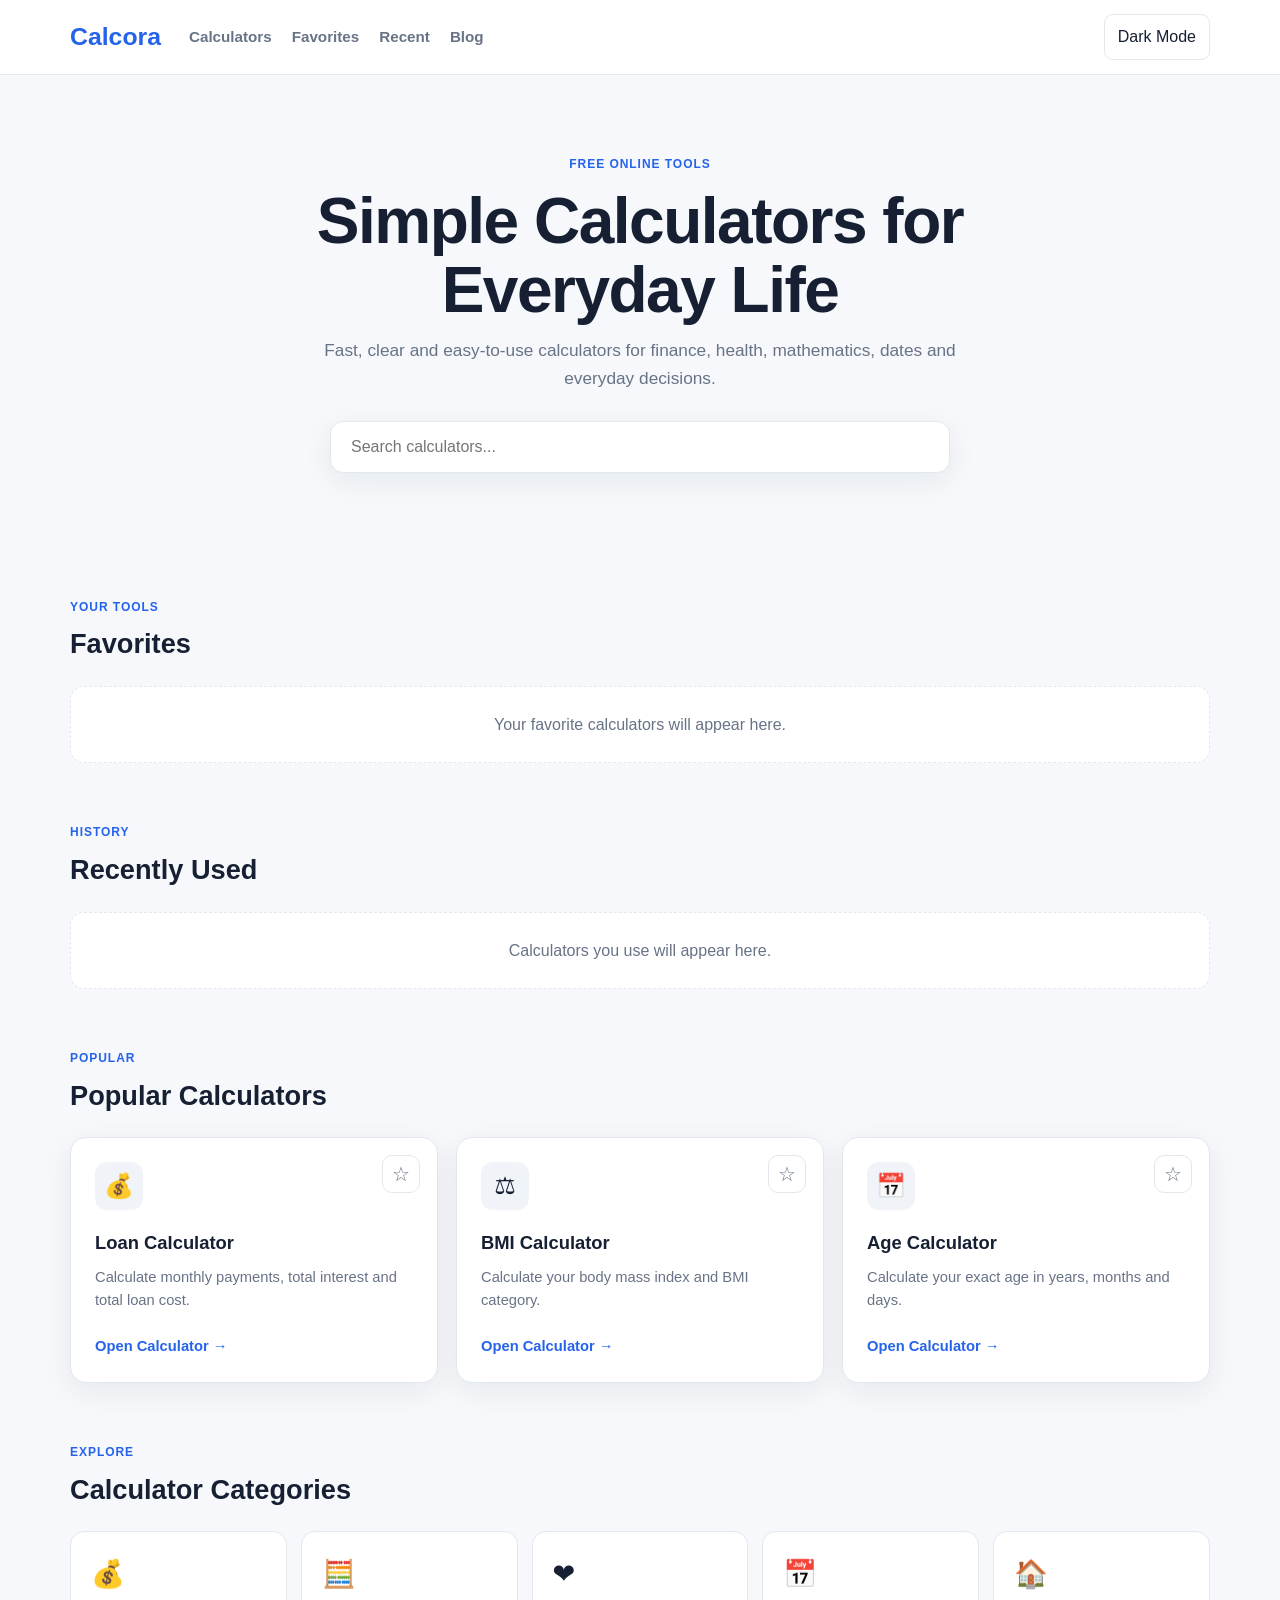
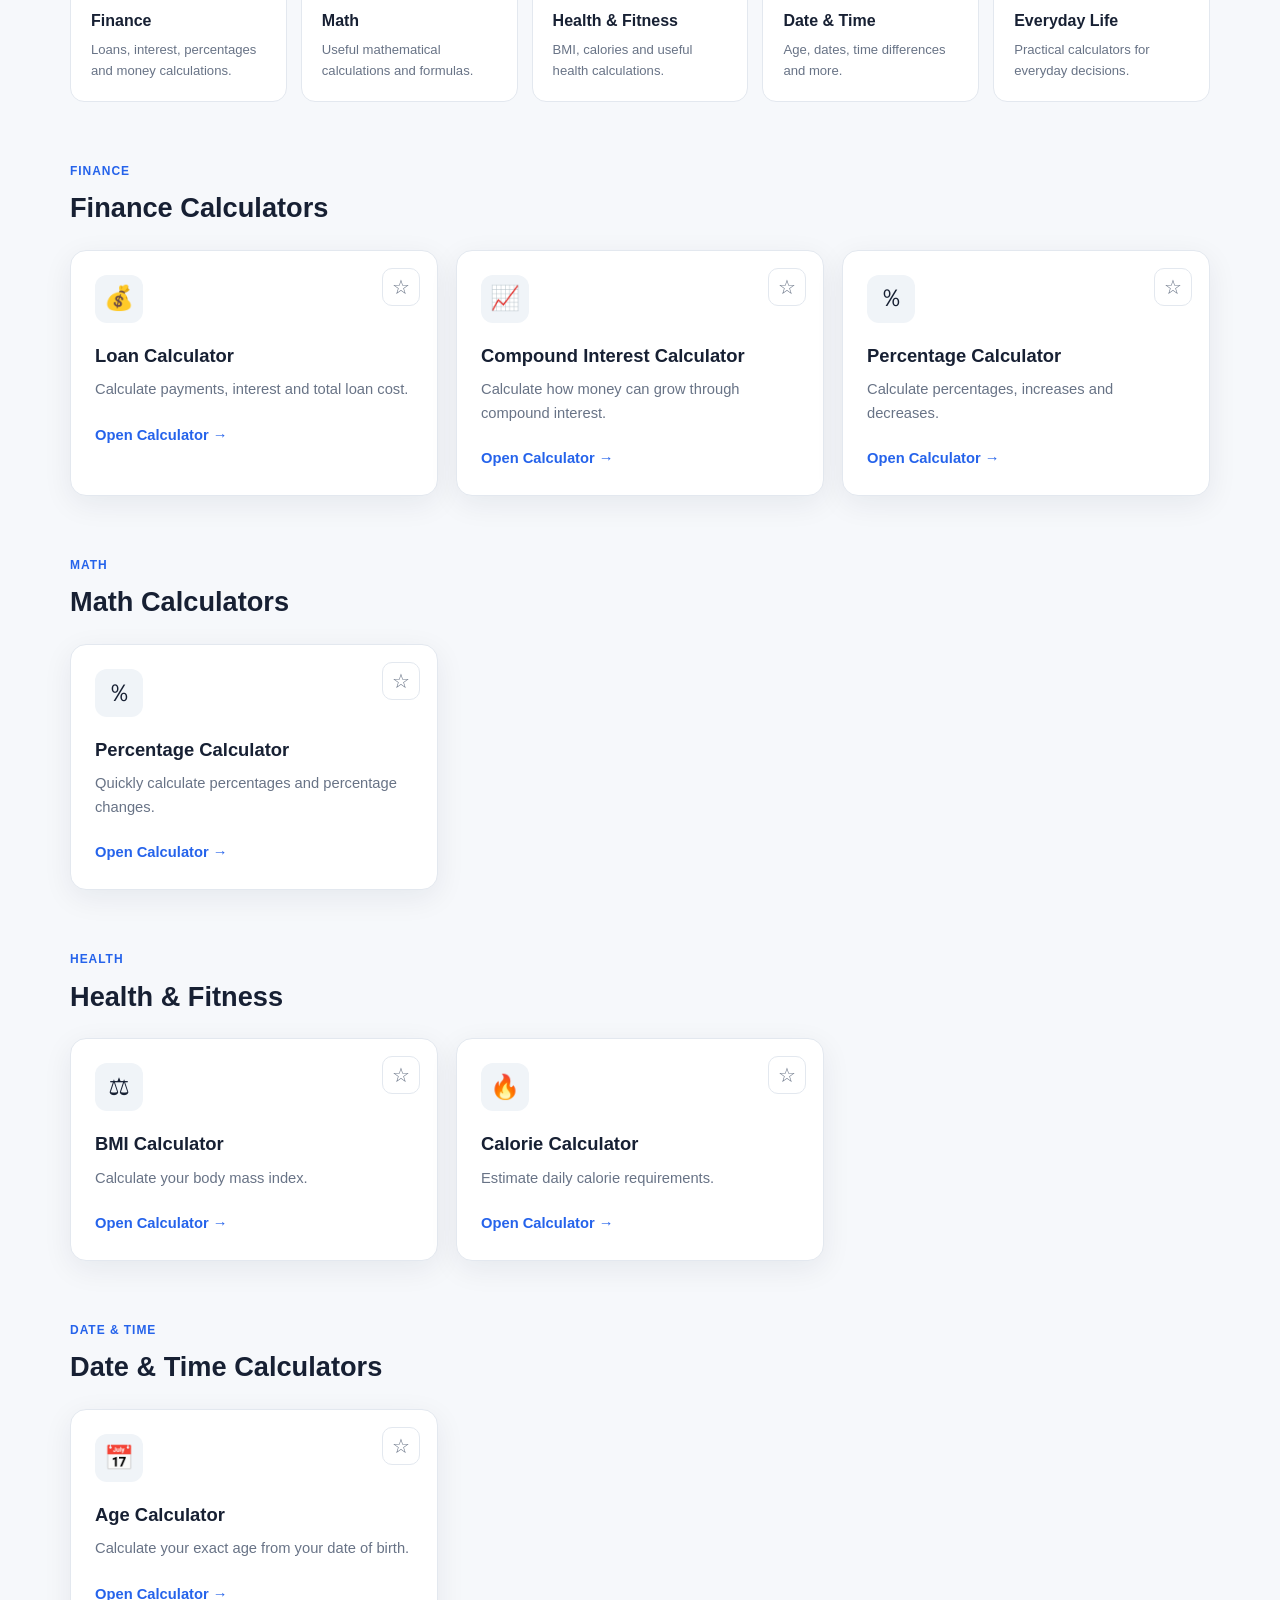
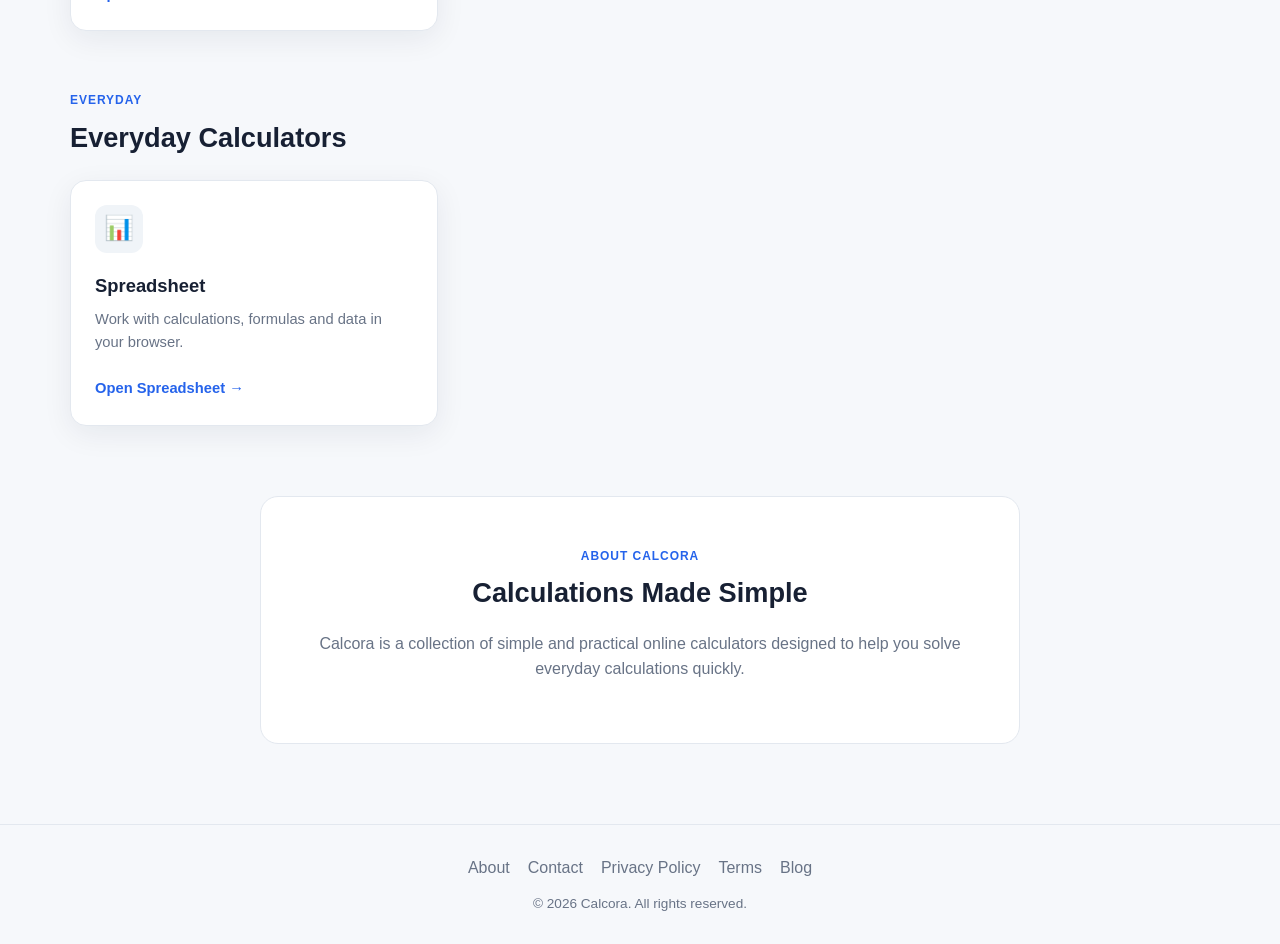
<file: index.html>
<!DOCTYPE html>
<html lang="en">
<head>
<meta name="google-site-verification" content="gaZJqQhUMsGzxOx2PTTYnq5Ulu0kUALuYwF7vaPSRzM" />
  <meta charset="UTF-8">
  <meta name="viewport" content="width=device-width, initial-scale=1.0">
  <meta name="google-site-verification" content="f34e5ebb79520" />

  <meta name="description" content="Calcora provides free, fast and easy online calculators for finance, health, math, dates and everyday life.">

  <title>Calcora – Free Online Calculators</title>

  <link rel="stylesheet" href="css/style.css">
</head>

<body>

<header class="site-header">
  <div class="header-inner">

    <a class="logo" href="index.html">Calcora</a>

    <nav class="main-nav">
      <a href="index.html" aria-current="page">Calculators</a>
      <a href="#favorites">Favorites</a>
      <a href="#recent">Recent</a>
      <a href="blog.html">Blog</a>
    </nav>

    <button id="themeToggle" class="theme-button" type="button">
      Dark Mode
    </button>

  </div>
</header>

<main>

  <section class="hero">

    <span class="hero-label">FREE ONLINE TOOLS</span>

    <h1>Simple Calculators for Everyday Life</h1>

    <p>
      Fast, clear and easy-to-use calculators for finance,
      health, mathematics, dates and everyday decisions.
    </p>

    <div class="search-box">
      <input
        id="calculatorSearch"
        type="search"
        placeholder="Search calculators..."
        aria-label="Search calculators"
      >
    </div>

  </section>


  <!-- FAVORITES -->

  <section id="favorites" class="calculator-section">

    <div class="section-heading">
      <div>
        <span class="section-label">YOUR TOOLS</span>
        <h2>Favorites</h2>
      </div>
    </div>

    <div id="favoritesList" class="calculator-grid"></div>

  </section>


  <!-- RECENT -->

  <section id="recent" class="calculator-section">

    <div class="section-heading">
      <div>
        <span class="section-label">HISTORY</span>
        <h2>Recently Used</h2>
      </div>
    </div>

    <div id="recentList" class="calculator-grid"></div>

  </section>


  <!-- POPULAR -->

  <section class="calculator-section">

    <div class="section-heading">
      <div>
        <span class="section-label">POPULAR</span>
        <h2>Popular Calculators</h2>
      </div>
    </div>

    <div class="calculator-grid">

      <article class="calculator-card" data-name="loan calculator">

        <button
          class="favorite-button"
          data-favorite="loan"
          type="button"
        >☆</button>

        <div class="calculator-icon">💰</div>

        <h3>Loan Calculator</h3>

        <p>
          Calculate monthly payments, total interest
          and total loan cost.
        </p>

        <a
          href="calculators/loan.html"
          class="calculator-link"
          data-calculator="loan"
        >
          Open Calculator →
        </a>

      </article>


      <article class="calculator-card" data-name="bmi calculator">

        <button
          class="favorite-button"
          data-favorite="bmi"
          type="button"
        >☆</button>

        <div class="calculator-icon">⚖️</div>

        <h3>BMI Calculator</h3>

        <p>
          Calculate your body mass index and BMI category.
        </p>

        <a
          href="calculators/bmi.html"
          class="calculator-link"
          data-calculator="bmi"
        >
          Open Calculator →
        </a>

      </article>


      <article class="calculator-card" data-name="age calculator">

        <button
          class="favorite-button"
          data-favorite="age"
          type="button"
        >☆</button>

        <div class="calculator-icon">📅</div>

        <h3>Age Calculator</h3>

        <p>
          Calculate your exact age in years, months and days.
        </p>

        <a
          href="calculators/age.html"
          class="calculator-link"
          data-calculator="age"
        >
          Open Calculator →
        </a>

      </article>

    </div>

  </section>


  <!-- CATEGORIES -->

  <section class="calculator-section">

    <div class="section-heading">
      <div>
        <span class="section-label">EXPLORE</span>
        <h2>Calculator Categories</h2>
      </div>
    </div>

    <div class="category-grid">

      <a href="#finance" class="category-card">
        <span>💰</span>
        <h3>Finance</h3>
        <p>
          Loans, interest, percentages and money calculations.
        </p>
      </a>

      <a href="#math" class="category-card">
        <span>🧮</span>
        <h3>Math</h3>
        <p>
          Useful mathematical calculations and formulas.
        </p>
      </a>

      <a href="#health" class="category-card">
        <span>❤️</span>
        <h3>Health & Fitness</h3>
        <p>
          BMI, calories and useful health calculations.
        </p>
      </a>

      <a href="#date-time" class="category-card">
        <span>📅</span>
        <h3>Date & Time</h3>
        <p>
          Age, dates, time differences and more.
        </p>
      </a>

      <a href="#everyday" class="category-card">
        <span>🏠</span>
        <h3>Everyday Life</h3>
        <p>
          Practical calculators for everyday decisions.
        </p>
      </a>

    </div>

  </section>


  <!-- FINANCE -->

  <section id="finance" class="calculator-section">

    <div class="section-heading">
      <div>
        <span class="section-label">FINANCE</span>
        <h2>Finance Calculators</h2>
      </div>
    </div>

    <div class="calculator-grid">

      <article class="calculator-card" data-name="loan calculator">

        <button class="favorite-button" data-favorite="loan" type="button">☆</button>

        <div class="calculator-icon">💰</div>

        <h3>Loan Calculator</h3>

        <p>
          Calculate payments, interest and total loan cost.
        </p>

        <a
          href="calculators/loan.html"
          class="calculator-link"
          data-calculator="loan"
        >
          Open Calculator →
        </a>

      </article>


      <article class="calculator-card" data-name="compound interest calculator">

        <button class="favorite-button" data-favorite="compound-interest" type="button">☆</button>

        <div class="calculator-icon">📈</div>

        <h3>Compound Interest Calculator</h3>

        <p>
          Calculate how money can grow through compound interest.
        </p>

        <a
          href="calculators/compound-interest.html"
          class="calculator-link"
          data-calculator="compound-interest"
        >
          Open Calculator →
        </a>

      </article>


      <article class="calculator-card" data-name="percentage calculator">

        <button class="favorite-button" data-favorite="percentage" type="button">☆</button>

        <div class="calculator-icon">％</div>

        <h3>Percentage Calculator</h3>

        <p>
          Calculate percentages, increases and decreases.
        </p>

        <a
          href="calculators/percentage.html"
          class="calculator-link"
          data-calculator="percentage"
        >
          Open Calculator →
        </a>

      </article>

    </div>

  </section>


  <!-- MATH -->

  <section id="math" class="calculator-section">

    <div class="section-heading">
      <div>
        <span class="section-label">MATH</span>
        <h2>Math Calculators</h2>
      </div>
    </div>

    <div class="calculator-grid">

      <article class="calculator-card" data-name="percentage calculator">

        <button class="favorite-button" data-favorite="percentage" type="button">☆</button>

        <div class="calculator-icon">％</div>

        <h3>Percentage Calculator</h3>

        <p>
          Quickly calculate percentages and percentage changes.
        </p>

        <a
          href="calculators/percentage.html"
          class="calculator-link"
          data-calculator="percentage"
        >
          Open Calculator →
        </a>

      </article>

    </div>

  </section>


  <!-- HEALTH -->

  <section id="health" class="calculator-section">

    <div class="section-heading">
      <div>
        <span class="section-label">HEALTH</span>
        <h2>Health & Fitness</h2>
      </div>
    </div>

    <div class="calculator-grid">

      <article class="calculator-card" data-name="bmi body mass index">

        <button class="favorite-button" data-favorite="bmi" type="button">☆</button>

        <div class="calculator-icon">⚖️</div>

        <h3>BMI Calculator</h3>

        <p>
          Calculate your body mass index.
        </p>

        <a
          href="calculators/bmi.html"
          class="calculator-link"
          data-calculator="bmi"
        >
          Open Calculator →
        </a>

      </article>


      <article class="calculator-card" data-name="calorie calculator">

        <button class="favorite-button" data-favorite="calorie" type="button">☆</button>

        <div class="calculator-icon">🔥</div>

        <h3>Calorie Calculator</h3>

        <p>
          Estimate daily calorie requirements.
        </p>

        <a
          href="calculators/calorie.html"
          class="calculator-link"
          data-calculator="calorie"
        >
          Open Calculator →
        </a>

      </article>

    </div>

  </section>


  <!-- DATE & TIME -->

  <section id="date-time" class="calculator-section">

    <div class="section-heading">
      <div>
        <span class="section-label">DATE & TIME</span>
        <h2>Date & Time Calculators</h2>
      </div>
    </div>

    <div class="calculator-grid">

      <article class="calculator-card" data-name="age calculator">

        <button class="favorite-button" data-favorite="age" type="button">☆</button>

        <div class="calculator-icon">📅</div>

        <h3>Age Calculator</h3>

        <p>
          Calculate your exact age from your date of birth.
        </p>

        <a
          href="calculators/age.html"
          class="calculator-link"
          data-calculator="age"
        >
          Open Calculator →
        </a>

      </article>

    </div>

  </section>


  <!-- EVERYDAY -->

  <section id="everyday" class="calculator-section">

    <div class="section-heading">
      <div>
        <span class="section-label">EVERYDAY</span>
        <h2>Everyday Calculators</h2>
      </div>
    </div>

    <div class="calculator-grid">

      <article class="calculator-card" data-name="spreadsheet">

        <div class="calculator-icon">📊</div>

        <h3>Spreadsheet</h3>

        <p>
          Work with calculations, formulas and data in your browser.
        </p>

        <a
          href="sheet.html"
          class="calculator-link"
        >
          Open Spreadsheet →
        </a>

      </article>

    </div>

  </section>


  <!-- ABOUT -->

  <section class="info-section">

    <span class="section-label">ABOUT CALCORA</span>

    <h2>Calculations Made Simple</h2>

    <p>
      Calcora is a collection of simple and practical online calculators
      designed to help you solve everyday calculations quickly.
    </p>

  </section>

</main>


<footer class="site-footer">

  <div class="footer-links">
    <a href="about.html">About</a>
    <a href="contact.html">Contact</a>
    <a href="privacy.html">Privacy Policy</a>
    <a href="terms.html">Terms</a>
    <a href="blog.html">Blog</a>
  </div>

  <p>© 2026 Calcora. All rights reserved.</p>

</footer>


<script>

const calculatorData = {

  "loan": {
    name: "Loan Calculator",
    description: "Calculate monthly payments, total interest and total loan cost.",
    icon: "💰",
    url: "calculators/loan.html"
  },

  "bmi": {
    name: "BMI Calculator",
    description: "Calculate your body mass index and BMI category.",
    icon: "⚖️",
    url: "calculators/bmi.html"
  },

  "age": {
    name: "Age Calculator",
    description: "Calculate your exact age in years, months and days.",
    icon: "📅",
    url: "calculators/age.html"
  },

  "compound-interest": {
    name: "Compound Interest Calculator",
    description: "Calculate how money can grow through compound interest.",
    icon: "📈",
    url: "calculators/compound-interest.html"
  },

  "percentage": {
    name: "Percentage Calculator",
    description: "Calculate percentages, increases and decreases.",
    icon: "％",
    url: "calculators/percentage.html"
  },

  "calorie": {
    name: "Calorie Calculator",
    description: "Estimate daily calorie requirements.",
    icon: "🔥",
    url: "calculators/calorie.html"
  }

};


function getStorage(key, fallback = []) {

  try {

    return JSON.parse(
      localStorage.getItem(key)
    ) || fallback;

  } catch {

    return fallback;

  }

}


function saveStorage(key, value) {

  localStorage.setItem(
    key,
    JSON.stringify(value)
  );

}


function createMiniCard(id) {

  const calculator = calculatorData[id];

  if (!calculator) {
    return "";
  }

  const favorites = getStorage("calcoraFavorites");

  const isFavorite =
    favorites.includes(id);

  return `

    <article class="calculator-card">

      <button
        class="favorite-button"
        data-favorite="${id}"
        type="button"
      >
        ${isFavorite ? "★" : "☆"}
      </button>

      <div class="calculator-icon">
        ${calculator.icon}
      </div>

      <h3>${calculator.name}</h3>

      <p>
        ${calculator.description}
      </p>

      <a
        href="${calculator.url}"
        class="calculator-link"
        data-calculator="${id}"
      >
        Open Calculator →
      </a>

    </article>

  `;

}


function renderFavorites() {

  const container =
    document.getElementById("favoritesList");

  const favorites =
    getStorage("calcoraFavorites");

  if (!favorites.length) {

    container.innerHTML = `
      <p class="empty-message">
        Your favorite calculators will appear here.
      </p>
    `;

    return;

  }

  container.innerHTML =
    favorites
      .map(id => createMiniCard(id))
      .join("");

  attachEvents();

}


function renderRecent() {

  const container =
    document.getElementById("recentList");

  const recent =
    getStorage("calcoraRecent");

  if (!recent.length) {

    container.innerHTML = `
      <p class="empty-message">
        Calculators you use will appear here.
      </p>
    `;

    return;

  }

  container.innerHTML =
    recent
      .map(id => createMiniCard(id))
      .join("");

  attachEvents();

}


function updateFavoriteButtons() {

  const favorites =
    getStorage("calcoraFavorites");

  document
    .querySelectorAll(".favorite-button")
    .forEach(button => {

      const id =
        button.dataset.favorite;

      if (favorites.includes(id)) {

        button.textContent = "★";

      } else {

        button.textContent = "☆";

      }

    });

}


function handleFavorite(button) {

  const id =
    button.dataset.favorite;

  let favorites =
    getStorage("calcoraFavorites");

  if (favorites.includes(id)) {

    favorites =
      favorites.filter(
        item => item !== id
      );

  } else {

    favorites.push(id);

  }

  saveStorage(
    "calcoraFavorites",
    favorites
  );

  updateFavoriteButtons();

  renderFavorites();

}


function handleRecent(link) {

  const id =
    link.dataset.calculator;

  if (!id) {
    return;
  }

  let recent =
    getStorage("calcoraRecent");

  recent = [
    id,
    ...recent.filter(
      item => item !== id
    )
  ].slice(0, 6);

  saveStorage(
    "calcoraRecent",
    recent
  );

}


function attachEvents() {

  document
    .querySelectorAll(".favorite-button")
    .forEach(button => {

      button.onclick = function () {

        handleFavorite(this);

      };

    });


  document
    .querySelectorAll("[data-calculator]")
    .forEach(link => {

      link.onclick = function () {

        handleRecent(this);

      };

    });

}


const searchInput =
  document.getElementById("calculatorSearch");


searchInput.addEventListener(
  "input",
  function () {

    const query =
      this.value.toLowerCase().trim();

    document
      .querySelectorAll(
        ".calculator-card"
      )
      .forEach(card => {

        const text =
          card.textContent
            .toLowerCase();

        card.style.display =
          !query || text.includes(query)
            ? ""
            : "none";

      });

  }
);


const themeToggle =
  document.getElementById("themeToggle");


themeToggle.addEventListener(
  "click",
  function () {

    document.body.classList.toggle(
      "dark-mode"
    );

    const dark =
      document.body.classList.contains(
        "dark-mode"
      );

    localStorage.setItem(
      "calcoraDarkMode",
      dark ? "true" : "false"
    );

    this.textContent =
      dark
        ? "Light Mode"
        : "Dark Mode";

  }
);


if (
  localStorage.getItem(
    "calcoraDarkMode"
  ) === "true"
) {

  document.body.classList.add(
    "dark-mode"
  );

  themeToggle.textContent =
    "Light Mode";

}


renderFavorites();
renderRecent();
updateFavoriteButtons();
attachEvents();

</script>

</body>
</html>
</file>
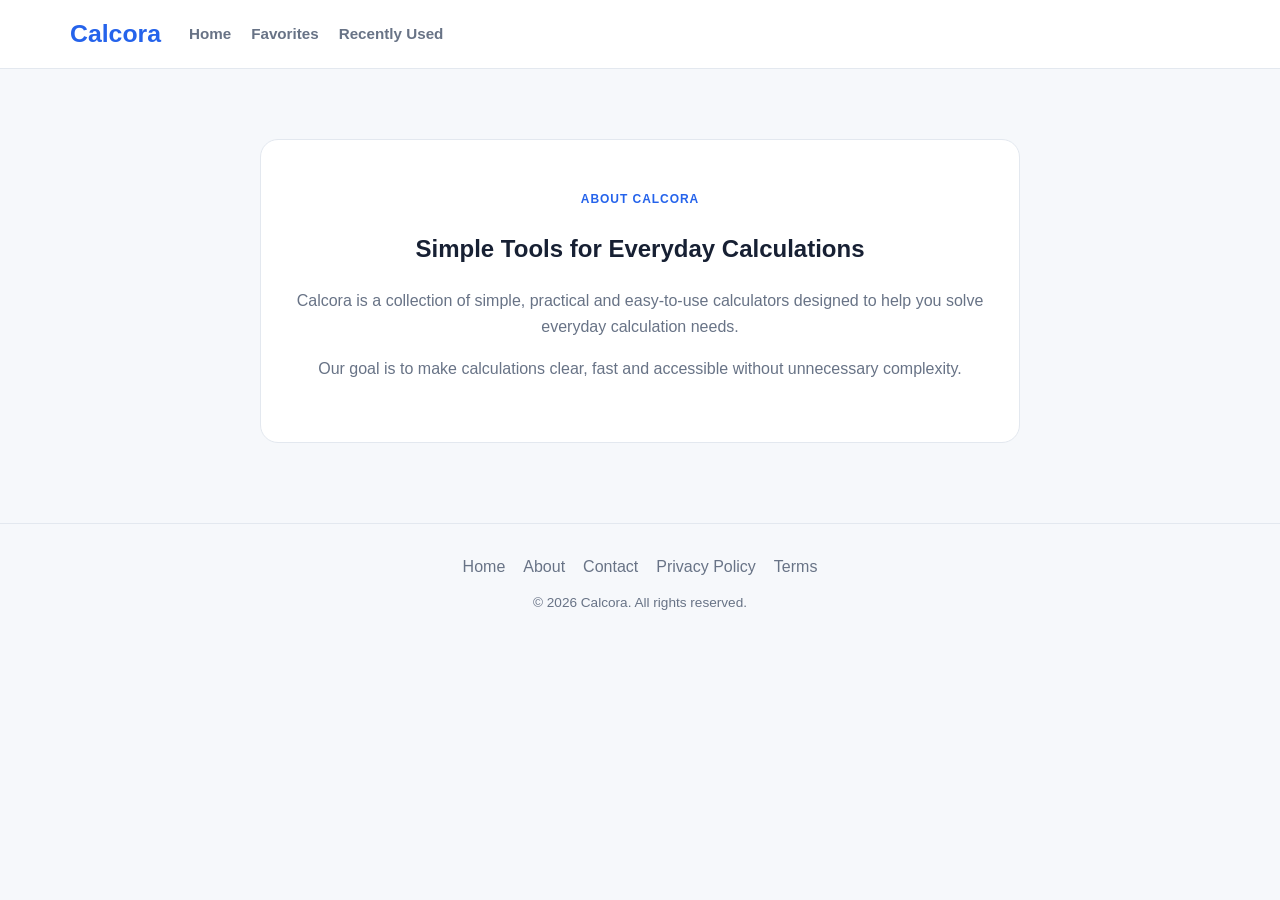
<file: about.html>
<!DOCTYPE html>
<html lang="en">
<head>
  <meta charset="UTF-8">
  <meta name="viewport" content="width=device-width, initial-scale=1.0">
  <title>About Calcora</title>
  <link rel="stylesheet" href="css/style.css">
</head>
<body>

<header class="site-header">
  <div class="header-inner">
    <a href="index.html" class="logo">Calcora</a>
    <nav class="main-nav">
      <a href="index.html">Home</a>
      <a href="index.html#favorites">Favorites</a>
      <a href="index.html#recent">Recently Used</a>
    </nav>
  </div>
</header>

<main>
  <section class="info-section">
    <span class="section-label">ABOUT CALCORA</span>
    <h1>Simple Tools for Everyday Calculations</h1>
    <p>
      Calcora is a collection of simple, practical and easy-to-use
      calculators designed to help you solve everyday calculation needs.
    </p>
    <p>
      Our goal is to make calculations clear, fast and accessible without
      unnecessary complexity.
    </p>
  </section>
</main>

<footer class="site-footer">
  <div class="footer-links">
    <a href="index.html">Home</a>
    <a href="about.html">About</a>
    <a href="contact.html">Contact</a>
    <a href="privacy.html">Privacy Policy</a>
    <a href="terms.html">Terms</a>
  </div>
  <p>© 2026 Calcora. All rights reserved.</p>
</footer>

</body>
</html>
</file>
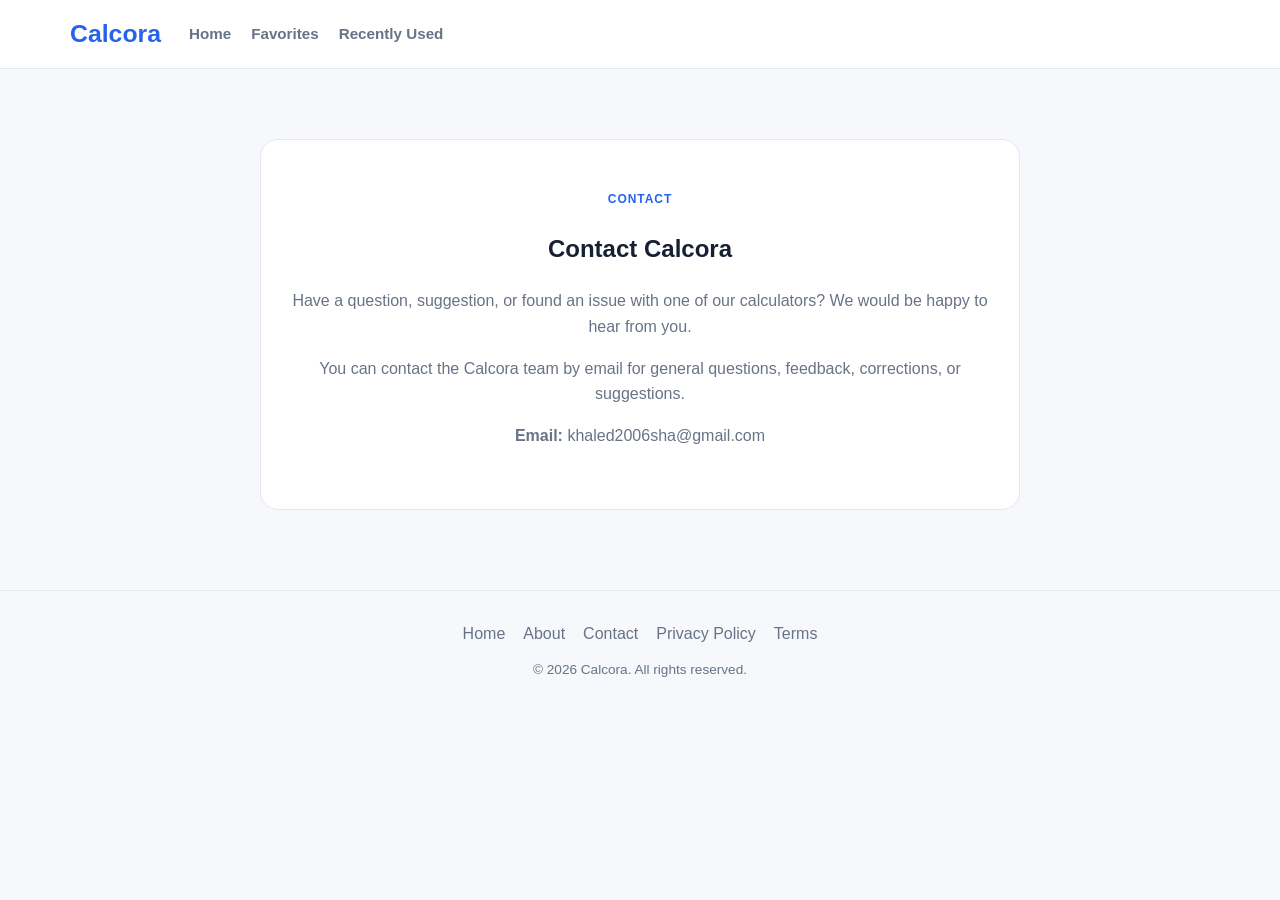
<file: contact.html>
<!DOCTYPE html>
<html lang="en">
<head>
  <meta charset="UTF-8">
  <meta name="viewport" content="width=device-width, initial-scale=1.0">
  <title>Contact Calcora</title>
  <link rel="stylesheet" href="css/style.css">
</head>
<body>

<header class="site-header">
  <div class="header-inner">
    <a href="index.html" class="logo">Calcora</a>
    <nav class="main-nav">
      <a href="index.html">Home</a>
      <a href="index.html#favorites">Favorites</a>
      <a href="index.html#recent">Recently Used</a>
    </nav>
  </div>
</header>

<main>
  <section class="info-section">
    <span class="section-label">CONTACT</span>
    <h1>Contact Calcora</h1>
    <p>
      Have a question, suggestion, or found an issue with one of our
      calculators? We would be happy to hear from you.
    </p>
    <p>
      You can contact the Calcora team by email for general questions,
      feedback, corrections, or suggestions.
    </p>
    <p>
      <strong>Email:</strong> khaled2006sha@gmail.com
    </p>
  </section>
</main>

<footer class="site-footer">
  <div class="footer-links">
    <a href="index.html">Home</a>
    <a href="about.html">About</a>
    <a href="contact.html">Contact</a>
    <a href="privacy.html">Privacy Policy</a>
    <a href="terms.html">Terms</a>
  </div>
  <p>© 2026 Calcora. All rights reserved.</p>
</footer>

</body>
</html>
</file>
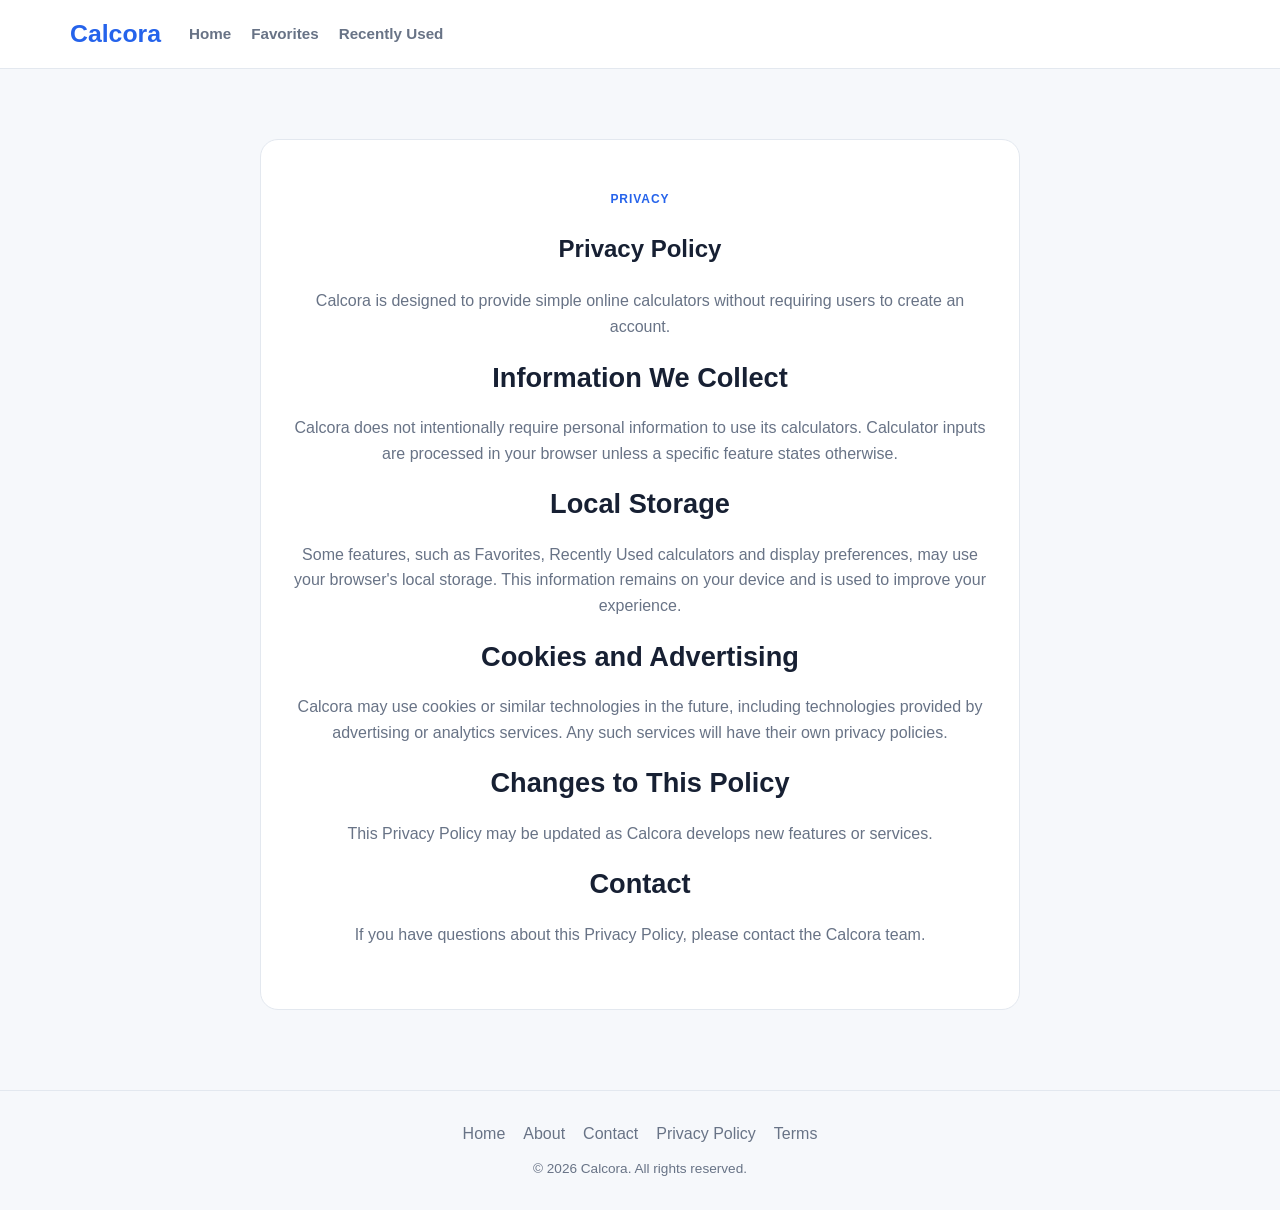
<file: privacy.html>
<!DOCTYPE html>
<html lang="en">
<head>
  <meta charset="UTF-8">
  <meta name="viewport" content="width=device-width, initial-scale=1.0">
  <title>Privacy Policy - Calcora</title>
  <link rel="stylesheet" href="css/style.css">
</head>
<body>

<header class="site-header">
  <div class="header-inner">
    <a href="index.html" class="logo">Calcora</a>
    <nav class="main-nav">
      <a href="index.html">Home</a>
      <a href="index.html#favorites">Favorites</a>
      <a href="index.html#recent">Recently Used</a>
    </nav>
  </div>
</header>

<main>
  <section class="info-section">
    <span class="section-label">PRIVACY</span>
    <h1>Privacy Policy</h1>

    <p>
      Calcora is designed to provide simple online calculators without
      requiring users to create an account.
    </p>

    <h2>Information We Collect</h2>
    <p>
      Calcora does not intentionally require personal information to use
      its calculators. Calculator inputs are processed in your browser
      unless a specific feature states otherwise.
    </p>

    <h2>Local Storage</h2>
    <p>
      Some features, such as Favorites, Recently Used calculators and
      display preferences, may use your browser's local storage.
      This information remains on your device and is used to improve
      your experience.
    </p>

    <h2>Cookies and Advertising</h2>
    <p>
      Calcora may use cookies or similar technologies in the future,
      including technologies provided by advertising or analytics
      services. Any such services will have their own privacy policies.
    </p>

    <h2>Changes to This Policy</h2>
    <p>
      This Privacy Policy may be updated as Calcora develops new
      features or services.
    </p>

    <h2>Contact</h2>
    <p>
      If you have questions about this Privacy Policy, please contact
      the Calcora team.
    </p>
  </section>
</main>

<footer class="site-footer">
  <div class="footer-links">
    <a href="index.html">Home</a>
    <a href="about.html">About</a>
    <a href="contact.html">Contact</a>
    <a href="privacy.html">Privacy Policy</a>
    <a href="terms.html">Terms</a>
  </div>
  <p>© 2026 Calcora. All rights reserved.</p>
</footer>

</body>
</html>
</file>
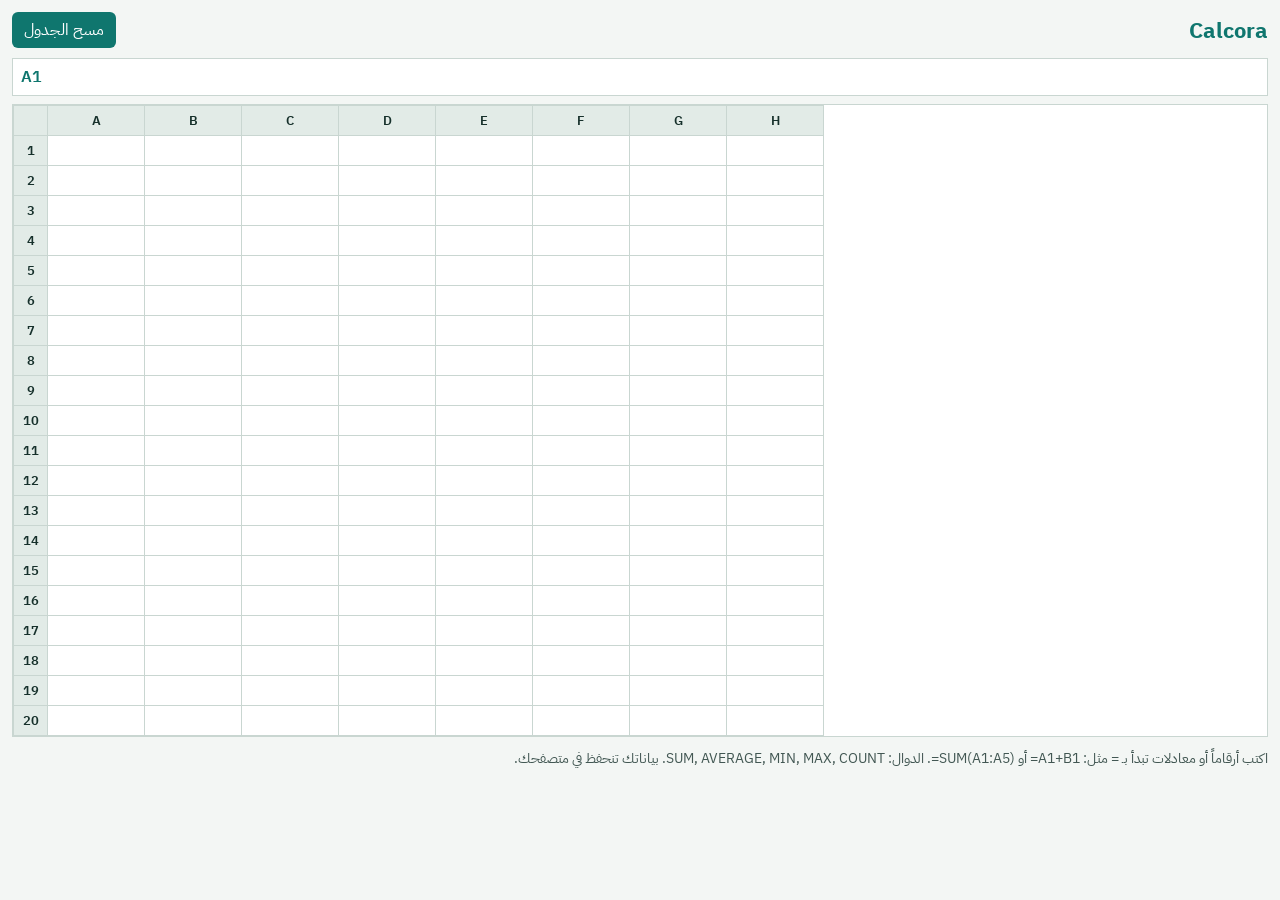
<file: sheet.html>
<!DOCTYPE html>
<html lang="ar" dir="rtl">
<head>
<meta charset="UTF-8">
<meta name="viewport" content="width=device-width, initial-scale=1">
<title>Calcora – جدول بيانات مجاني</title>
<link href="https://fonts.googleapis.com/css2?family=IBM+Plex+Sans+Arabic:wght@400;600&display=swap" rel="stylesheet">
<style>
:root{--bg:#f3f6f4;--ink:#16302b;--line:#c9d6d1;--head:#e2ebe7;--acc:#0f766e;--sel:#fff3c4;--card:#fff}
@media (prefers-color-scheme:dark){:root{--bg:#10201d;--ink:#e4f0ec;--line:#2e4741;--head:#1a322d;--acc:#5eead4;--sel:#4a4216;--card:#0c1917}}
*{box-sizing:border-box}
body{margin:0;background:var(--bg);color:var(--ink);font-family:"IBM Plex Sans Arabic",system-ui,sans-serif;padding:12px}
header{display:flex;justify-content:space-between;align-items:center;margin-bottom:10px}
h1{margin:0;font-size:1.4rem;color:var(--acc)}
button{font:inherit;background:var(--acc);color:var(--card);border:0;border-radius:6px;padding:6px 12px;cursor:pointer}
button:focus-visible,input:focus-visible{outline:2px solid var(--acc);outline-offset:1px}
#bar{display:flex;gap:8px;align-items:center;background:var(--card);border:1px solid var(--line);padding:6px 8px;margin-bottom:8px;direction:ltr}
#ref{font-weight:600;min-width:36px;color:var(--acc)}
#fx{flex:1;font-family:monospace;min-height:1.4em;overflow:hidden;white-space:nowrap}
.wrap{overflow:auto;max-height:calc(100vh - 170px);border:1px solid var(--line);background:var(--card);direction:ltr}
table{border-collapse:collapse}
th,td{border:1px solid var(--line);padding:0;height:30px}
th{background:var(--head);font-weight:600;font-size:.8rem;position:sticky;top:0;z-index:1}
th.r{left:0;z-index:2;position:sticky;width:34px}
td input{width:96px;height:100%;border:0;background:transparent;color:inherit;font:inherit;padding:0 6px;text-align:left}
td input:focus{background:var(--sel)}
p{font-size:.85rem;opacity:.8;line-height:1.7;margin:10px 0 0}
</style>
</head>
<body>
<header><h1>Calcora</h1><button id="clr">مسح الجدول</button></header>
<div id="bar"><span id="ref">A1</span><span id="fx"></span></div>
<div class="wrap"><table id="t"></table></div>
<p>اكتب أرقاماً أو معادلات تبدأ بـ = مثل: <bdi dir="ltr">=A1+B1</bdi> أو <bdi dir="ltr">=SUM(A1:A5)</bdi>. الدوال: SUM, AVERAGE, MIN, MAX, COUNT. بياناتك تنحفظ في متصفحك.</p>
<script>
const COLS="ABCDEFGH".split(""),ROWS=20,KEY="calcora-data";
let data={};
try{data=JSON.parse(localStorage.getItem(KEY))||{}}catch(e){}
const save=()=>{try{localStorage.setItem(KEY,JSON.stringify(data))}catch(e){}};
const nums=a=>a.filter(x=>typeof x==="number");
const FN={
  SUM:(...a)=>nums(a.flat()).reduce((s,x)=>s+x,0),
  AVERAGE:(...a)=>{const n=nums(a.flat());return n.length?FN.SUM(n)/n.length:0},
  MIN:(...a)=>Math.min(...nums(a.flat())),
  MAX:(...a)=>Math.max(...nums(a.flat())),
  COUNT:(...a)=>nums(a.flat()).length
};
function get(k,d){
  if(d>30)throw 0;
  const raw=data[k];
  if(typeof raw==="string"&&raw[0]==="="){try{return run(raw.slice(1).toUpperCase(),d+1)}catch(e){return"#خطأ"}}
  if(raw!==undefined&&raw!==""&&!isNaN(raw))return +raw;
  return raw||"";
}
function run(ex,d){
  const cell=k=>{const v=get(k,d);return typeof v==="number"?v:(parseFloat(v)||0)};
  const rng=(a,b)=>{
    const [c1,r1,c2,r2]=[a[0],+a.slice(1),b[0],+b.slice(1)],o=[];
    for(let c=Math.min(COLS.indexOf(c1),COLS.indexOf(c2));c<=Math.max(COLS.indexOf(c1),COLS.indexOf(c2));c++)
      for(let r=Math.min(r1,r2);r<=Math.max(r1,r2);r++){const v=get(COLS[c]+r,d);if(typeof v==="number")o.push(v)}
    return o;
  };
  ex=ex.replace(/([A-H]\d+):([A-H]\d+)|([A-H]\d+)/g,(m,a,b,c)=>c?`cell("${c}")`:`rng("${a}","${b}")`);
  if(!/^[\d\s+\-*/().,"A-Z]*$/.test(ex))throw 0;
  const v=new Function("cell","rng",...Object.keys(FN),"return "+ex)(cell,rng,...Object.values(FN));
  if(typeof v!=="number"||!isFinite(v))throw 0;
  return Math.round(v*1e10)/1e10;
}
const t=document.getElementById("t"),ref=document.getElementById("ref"),fx=document.getElementById("fx");
let h="<tr><th class='r'></th>"+COLS.map(c=>`<th>${c}</th>`).join("")+"</tr>";
for(let r=1;r<=ROWS;r++){
  h+=`<tr><th class="r">${r}</th>`+COLS.map(c=>`<td><input data-k="${c+r}" autocomplete="off" inputmode="text"></td>`).join("")+"</tr>";
}
t.innerHTML=h;
const inputs=[...t.querySelectorAll("input")];
const paint=()=>inputs.forEach(i=>{if(document.activeElement!==i)i.value=get(i.dataset.k,0)});
inputs.forEach(i=>{
  i.addEventListener("focus",()=>{const k=i.dataset.k;ref.textContent=k;i.value=data[k]||"";fx.textContent=data[k]||""});
  i.addEventListener("input",()=>{fx.textContent=i.value});
  i.addEventListener("blur",()=>{
    const k=i.dataset.k,v=i.value.trim();
    if(v)data[k]=v;else delete data[k];
    save();paint();
  });
  i.addEventListener("keydown",e=>{
    if(e.key==="Enter"){
      const k=i.dataset.k,n=document.querySelector(`[data-k="${k[0]+(+k.slice(1)+1)}"]`);
      i.blur();if(n)n.focus();
    }
  });
});
document.getElementById("clr").onclick=()=>{if(confirm("مسح كل البيانات؟")){data={};save();paint()}};
paint();
</script>
</body>
</html>
</file>
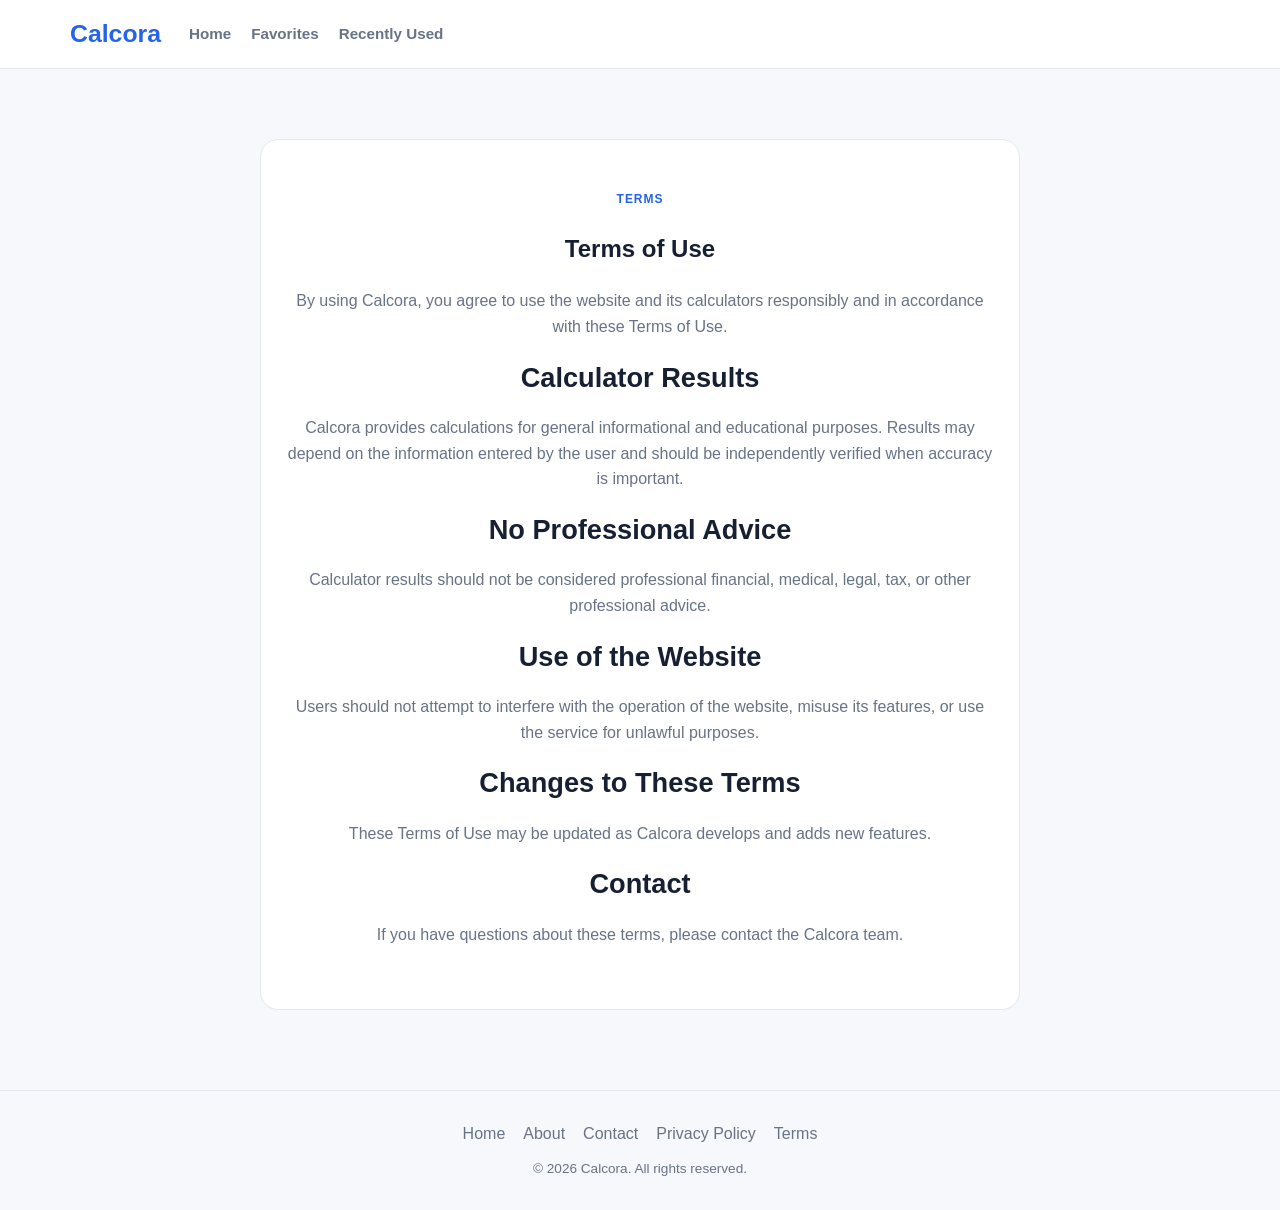
<file: terms.html>
<!DOCTYPE html>
<html lang="en">
<head>
  <meta charset="UTF-8">
  <meta name="viewport" content="width=device-width, initial-scale=1.0">
  <title>Terms of Use - Calcora</title>
  <link rel="stylesheet" href="css/style.css">
</head>
<body>

<header class="site-header">
  <div class="header-inner">
    <a href="index.html" class="logo">Calcora</a>
    <nav class="main-nav">
      <a href="index.html">Home</a>
      <a href="index.html#favorites">Favorites</a>
      <a href="index.html#recent">Recently Used</a>
    </nav>
  </div>
</header>

<main>
  <section class="info-section">
    <span class="section-label">TERMS</span>
    <h1>Terms of Use</h1>

    <p>
      By using Calcora, you agree to use the website and its calculators
      responsibly and in accordance with these Terms of Use.
    </p>

    <h2>Calculator Results</h2>
    <p>
      Calcora provides calculations for general informational and
      educational purposes. Results may depend on the information entered
      by the user and should be independently verified when accuracy is
      important.
    </p>

    <h2>No Professional Advice</h2>
    <p>
      Calculator results should not be considered professional financial,
      medical, legal, tax, or other professional advice.
    </p>

    <h2>Use of the Website</h2>
    <p>
      Users should not attempt to interfere with the operation of the
      website, misuse its features, or use the service for unlawful
      purposes.
    </p>

    <h2>Changes to These Terms</h2>
    <p>
      These Terms of Use may be updated as Calcora develops and adds new
      features.
    </p>

    <h2>Contact</h2>
    <p>
      If you have questions about these terms, please contact the Calcora
      team.
    </p>
  </section>
</main>

<footer class="site-footer">
  <div class="footer-links">
    <a href="index.html">Home</a>
    <a href="about.html">About</a>
    <a href="contact.html">Contact</a>
    <a href="privacy.html">Privacy Policy</a>
    <a href="terms.html">Terms</a>
  </div>
  <p>© 2026 Calcora. All rights reserved.</p>
</footer>

</body>
</html>
</file>
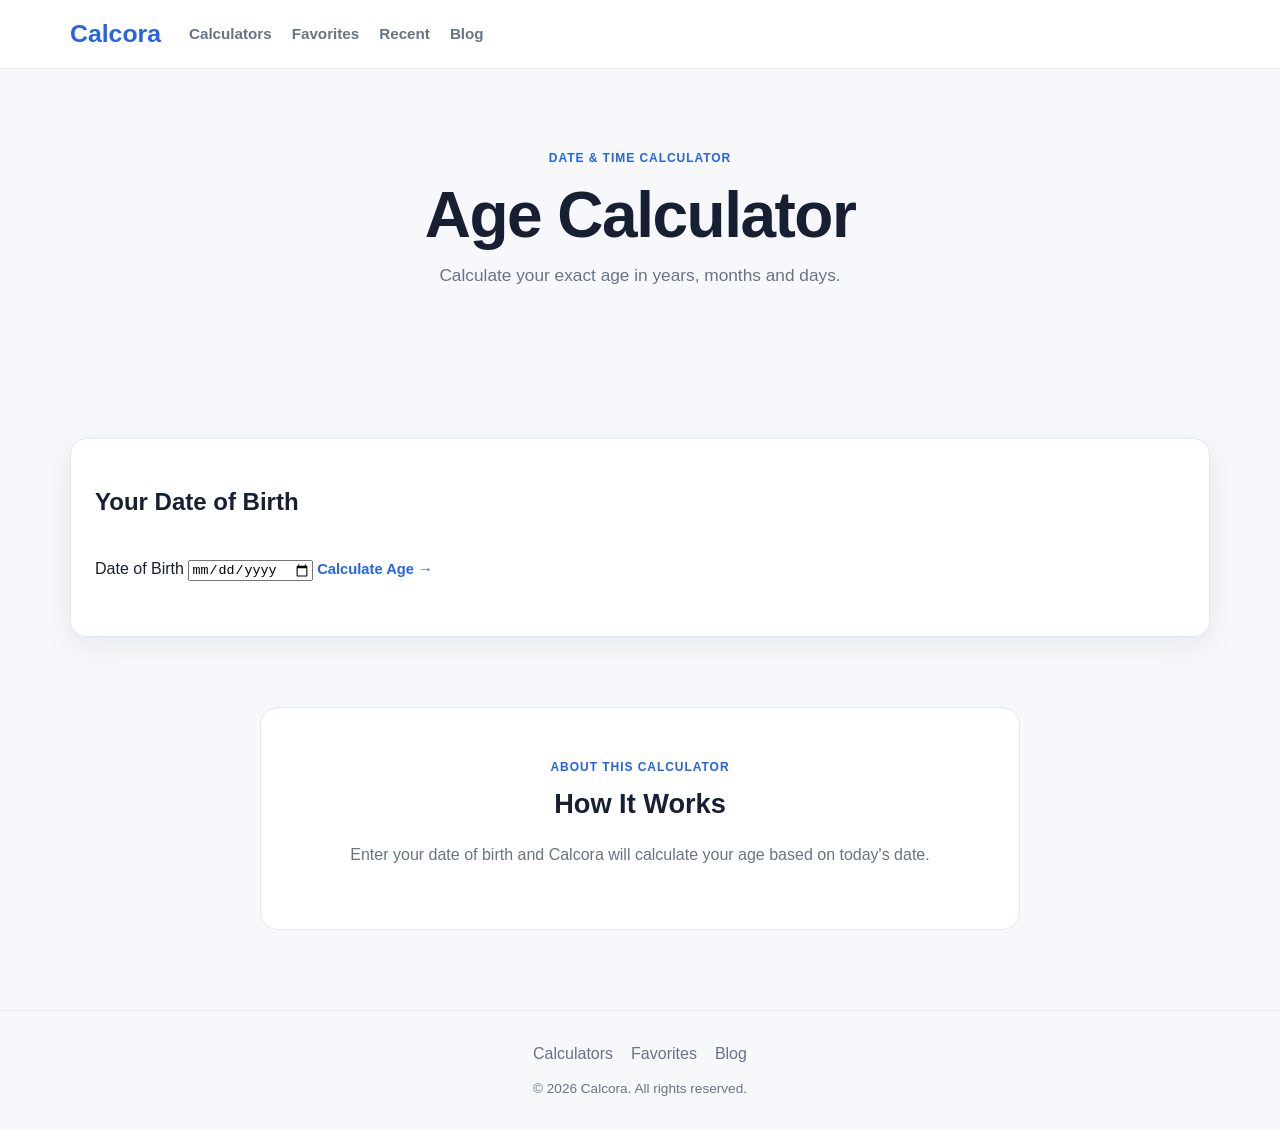
<file: calculators/age.html>
<!DOCTYPE html>
<html lang="en">
<head>
  <meta charset="UTF-8">
  <meta name="viewport" content="width=device-width, initial-scale=1.0">

  <meta name="description" content="Free age calculator. Calculate your exact age in years, months and days.">

  <title>Age Calculator – Calcora</title>

  <link rel="stylesheet" href="../css/style.css">
</head>

<body>

<header class="site-header">
  <div class="header-inner">

    <a class="logo" href="../index.html">Calcora</a>

    <nav class="main-nav">
      <a href="../index.html">Calculators</a>
      <a href="../index.html#favorites">Favorites</a>
      <a href="../index.html#recent">Recent</a>
      <a href="../blog.html">Blog</a>
    </nav>

  </div>
</header>

<main>

  <section class="hero">

    <span class="hero-label">DATE & TIME CALCULATOR</span>

    <h1>Age Calculator</h1>

    <p>
      Calculate your exact age in years, months and days.
    </p>

  </section>

  <section class="calculator-section">

    <div class="calculator-card">

      <h2>Your Date of Birth</h2>

      <label for="birthDate">Date of Birth</label>

      <input
        id="birthDate"
        type="date"
      >

      <button
        type="button"
        class="calculator-link"
        onclick="calculateAge()"
        style="border:0;background:none;cursor:pointer;padding:0;margin-top:20px;"
      >
        Calculate Age →
      </button>

      <div id="result" style="margin-top:30px;"></div>

    </div>

  </section>

  <section class="info-section">

    <span class="section-label">ABOUT THIS CALCULATOR</span>

    <h2>How It Works</h2>

    <p>
      Enter your date of birth and Calcora will calculate
      your age based on today's date.
    </p>

  </section>

</main>

<footer class="site-footer">

  <div class="footer-links">
    <a href="../index.html">Calculators</a>
    <a href="../index.html#favorites">Favorites</a>
    <a href="../blog.html">Blog</a>
  </div>

  <p>© 2026 Calcora. All rights reserved.</p>

</footer>

<script>

function calculateAge() {

  const birthInput = document.getElementById("birthDate").value;
  const result = document.getElementById("result");

  if (!birthInput) {
    result.innerHTML =
      "<p>Please enter your date of birth.</p>";
    return;
  }

  const birthDate = new Date(birthInput + "T00:00:00");
  const today = new Date();

  if (birthDate > today) {
    result.innerHTML =
      "<p>Date of birth cannot be in the future.</p>";
    return;
  }

  let years = today.getFullYear() - birthDate.getFullYear();
  let months = today.getMonth() - birthDate.getMonth();
  let days = today.getDate() - birthDate.getDate();

  if (days < 0) {

    months--;

    const previousMonth = new Date(
      today.getFullYear(),
      today.getMonth(),
      0
    );

    days += previousMonth.getDate();
  }

  if (months < 0) {

    years--;
    months += 12;

  }

  result.innerHTML = `
    <h2>Your Age</h2>

    <p>
      <strong>${years}</strong> years,
      <strong>${months}</strong> months and
      <strong>${days}</strong> days
    </p>
  `;
}

</script>

</body>
</html>
</file>
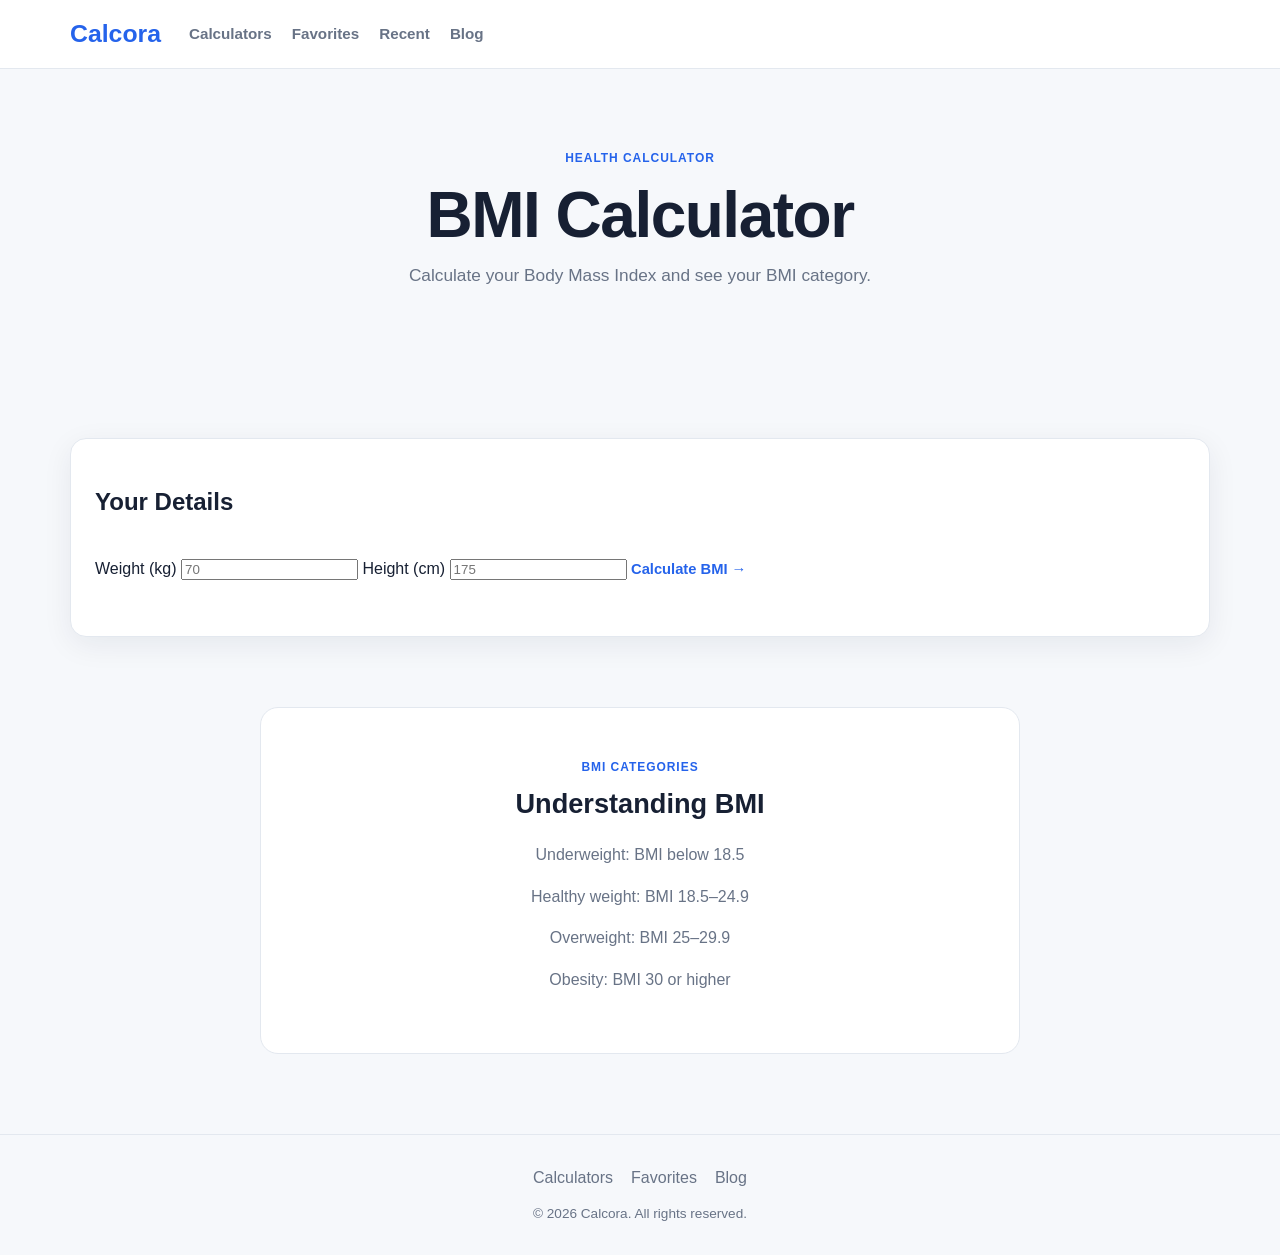
<file: calculators/bmi.html>
<!DOCTYPE html>
<html lang="en">
<head>
  <meta charset="UTF-8">
  <meta name="viewport" content="width=device-width, initial-scale=1.0">
  <meta name="description" content="Free BMI calculator. Calculate your body mass index and BMI category.">
  <title>BMI Calculator – Calcora</title>
  <link rel="stylesheet" href="../css/style.css">
</head>

<body>

<header class="site-header">
  <div class="header-inner">
    <a class="logo" href="../index.html">Calcora</a>

    <nav class="main-nav">
      <a href="../index.html">Calculators</a>
      <a href="../index.html#favorites">Favorites</a>
      <a href="../index.html#recent">Recent</a>
      <a href="../blog.html">Blog</a>
    </nav>
  </div>
</header>

<main>

  <section class="hero">
    <span class="hero-label">HEALTH CALCULATOR</span>

    <h1>BMI Calculator</h1>

    <p>
      Calculate your Body Mass Index and see your BMI category.
    </p>
  </section>

  <section class="calculator-section">

    <div class="calculator-card">

      <h2>Your Details</h2>

      <label for="weight">Weight (kg)</label>
      <input id="weight" type="number" placeholder="70" min="1" step="0.1">

      <label for="height">Height (cm)</label>
      <input id="height" type="number" placeholder="175" min="1" step="0.1">

      <button
        type="button"
        class="calculator-link"
        onclick="calculateBMI()"
        style="border:0;background:none;cursor:pointer;padding:0;margin-top:20px;"
      >
        Calculate BMI →
      </button>

      <div id="result" style="margin-top:30px;"></div>

    </div>

  </section>

  <section class="info-section">

    <span class="section-label">BMI CATEGORIES</span>

    <h2>Understanding BMI</h2>

    <p>Underweight: BMI below 18.5</p>
    <p>Healthy weight: BMI 18.5–24.9</p>
    <p>Overweight: BMI 25–29.9</p>
    <p>Obesity: BMI 30 or higher</p>

  </section>

</main>

<footer class="site-footer">
  <div class="footer-links">
    <a href="../index.html">Calculators</a>
    <a href="../index.html#favorites">Favorites</a>
    <a href="../blog.html">Blog</a>
  </div>

  <p>© 2026 Calcora. All rights reserved.</p>
</footer>

<script>

function calculateBMI() {

  const weight = Number(document.getElementById("weight").value);
  const height = Number(document.getElementById("height").value);

  if (!weight || !height || weight <= 0 || height <= 0) {
    document.getElementById("result").innerHTML =
      "<p>Please enter a valid weight and height.</p>";
    return;
  }

  const heightMeters = height / 100;
  const bmi = weight / (heightMeters * heightMeters);

  let category;

  if (bmi < 18.5) {
    category = "Underweight";
  } else if (bmi < 25) {
    category = "Healthy weight";
  } else if (bmi < 30) {
    category = "Overweight";
  } else {
    category = "Obesity";
  }

  document.getElementById("result").innerHTML = `
    <h2>Your Result</h2>

    <p>
      <strong>BMI:</strong>
      ${bmi.toFixed(1)}
    </p>

    <p>
      <strong>Category:</strong>
      ${category}
    </p>
  `;
}

</script>

</body>
</html>
</file>
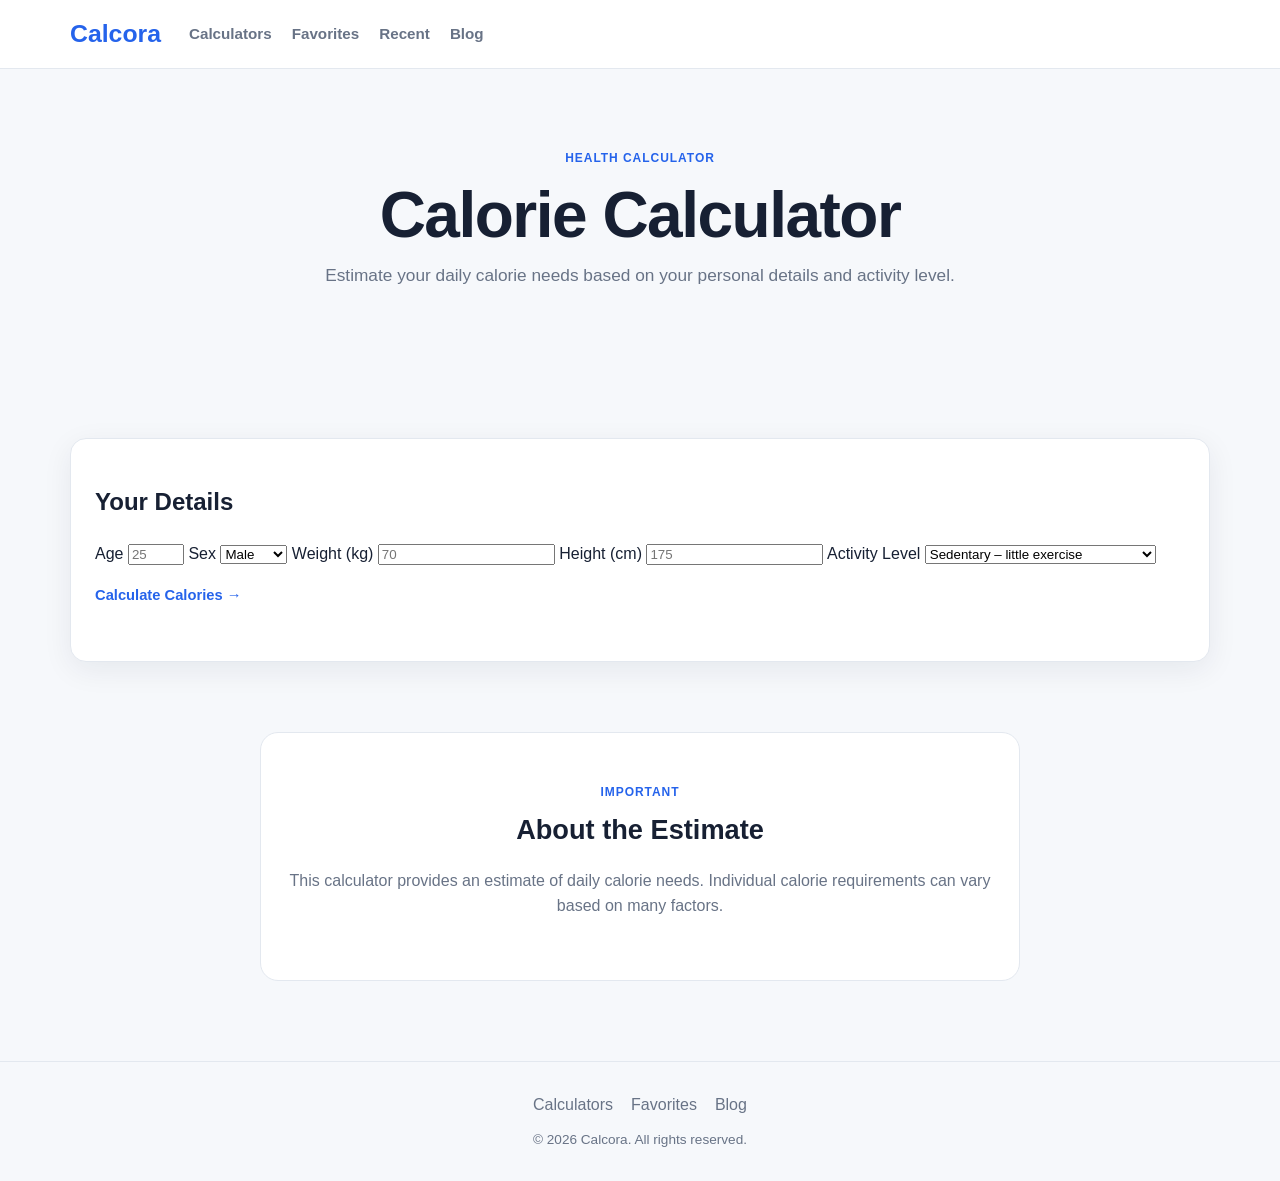
<file: calculators/calorie.html>
<!DOCTYPE html>
<html lang="en">
<head>
  <meta charset="UTF-8">
  <meta name="viewport" content="width=device-width, initial-scale=1.0">

  <meta name="description" content="Free calorie calculator. Estimate daily calorie needs based on your age, weight, height and activity level.">

  <title>Calorie Calculator – Calcora</title>

  <link rel="stylesheet" href="../css/style.css">
</head>

<body>

<header class="site-header">
  <div class="header-inner">

    <a class="logo" href="../index.html">Calcora</a>

    <nav class="main-nav">
      <a href="../index.html">Calculators</a>
      <a href="../index.html#favorites">Favorites</a>
      <a href="../index.html#recent">Recent</a>
      <a href="../blog.html">Blog</a>
    </nav>

  </div>
</header>

<main>

  <section class="hero">

    <span class="hero-label">HEALTH CALCULATOR</span>

    <h1>Calorie Calculator</h1>

    <p>
      Estimate your daily calorie needs based on your personal details
      and activity level.
    </p>

  </section>

  <section class="calculator-section">

    <div class="calculator-card">

      <h2>Your Details</h2>

      <label for="age">Age</label>
      <input id="age" type="number" placeholder="25" min="15" max="100">

      <label for="gender">Sex</label>
      <select id="gender">
        <option value="male">Male</option>
        <option value="female">Female</option>
      </select>

      <label for="weight">Weight (kg)</label>
      <input id="weight" type="number" placeholder="70" min="1" step="0.1">

      <label for="height">Height (cm)</label>
      <input id="height" type="number" placeholder="175" min="1" step="0.1">

      <label for="activity">Activity Level</label>

      <select id="activity">
        <option value="1.2">Sedentary – little exercise</option>
        <option value="1.375">Lightly active – 1–3 days/week</option>
        <option value="1.55">Moderately active – 3–5 days/week</option>
        <option value="1.725">Very active – 6–7 days/week</option>
        <option value="1.9">Extra active – very hard exercise</option>
      </select>

      <button
        type="button"
        class="calculator-link"
        onclick="calculateCalories()"
        style="border:0;background:none;cursor:pointer;padding:0;margin-top:20px;"
      >
        Calculate Calories →
      </button>

      <div id="result" style="margin-top:30px;"></div>

    </div>

  </section>

  <section class="info-section">

    <span class="section-label">IMPORTANT</span>

    <h2>About the Estimate</h2>

    <p>
      This calculator provides an estimate of daily calorie needs.
      Individual calorie requirements can vary based on many factors.
    </p>

  </section>

</main>

<footer class="site-footer">

  <div class="footer-links">
    <a href="../index.html">Calculators</a>
    <a href="../index.html#favorites">Favorites</a>
    <a href="../blog.html">Blog</a>
  </div>

  <p>© 2026 Calcora. All rights reserved.</p>

</footer>

<script>

function calculateCalories() {

  const age =
    Number(document.getElementById("age").value);

  const gender =
    document.getElementById("gender").value;

  const weight =
    Number(document.getElementById("weight").value);

  const height =
    Number(document.getElementById("height").value);

  const activity =
    Number(document.getElementById("activity").value);

  const result =
    document.getElementById("result");

  if (
    age <= 0 ||
    weight <= 0 ||
    height <= 0
  ) {
    result.innerHTML =
      "<p>Please enter valid details.</p>";
    return;
  }

  let bmr;

  if (gender === "male") {

    bmr =
      10 * weight +
      6.25 * height -
      5 * age +
      5;

  } else {

    bmr =
      10 * weight +
      6.25 * height -
      5 * age -
      161;

  }

  const calories = bmr * activity;

  result.innerHTML = `
    <h2>Estimated Daily Calories</h2>

    <p>
      <strong>${Math.round(calories)} calories/day</strong>
    </p>

    <p>
      This is an estimate of your maintenance calorie needs.
    </p>
  `;
}

</script>

</body>
</html>
</file>
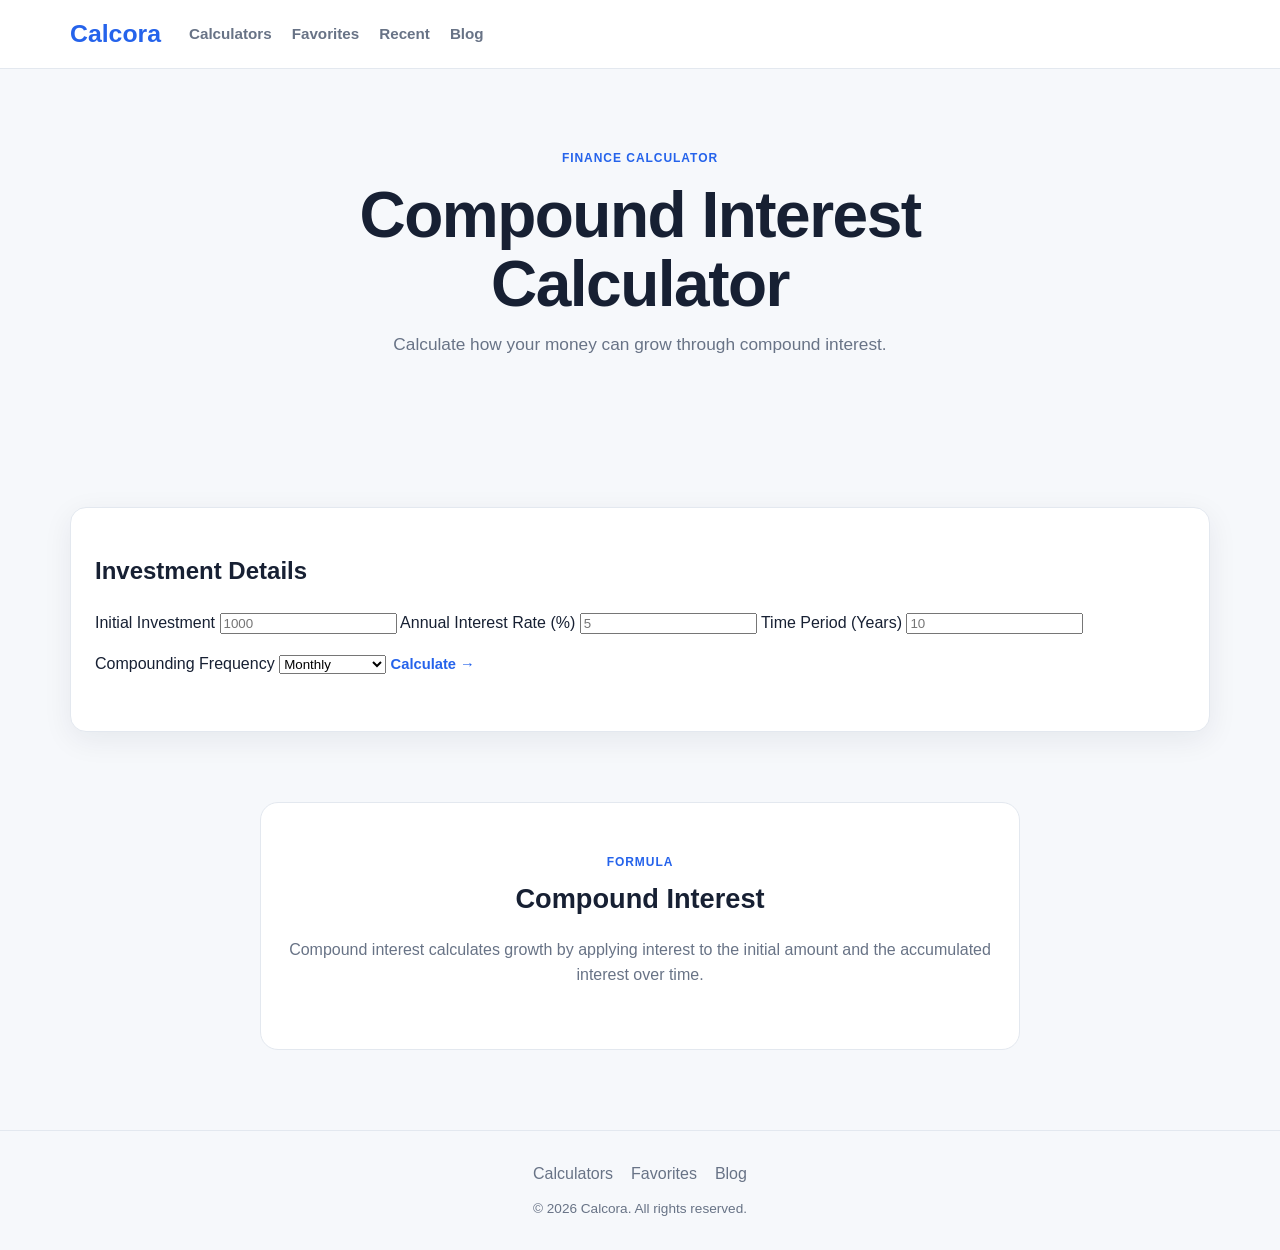
<file: calculators/compound-interest.html>
<!DOCTYPE html>
<html lang="en">
<head>
  <meta charset="UTF-8">
  <meta name="viewport" content="width=device-width, initial-scale=1.0">

  <meta name="description" content="Free compound interest calculator. Calculate how your money can grow over time.">

  <title>Compound Interest Calculator – Calcora</title>

  <link rel="stylesheet" href="../css/style.css">
</head>

<body>

<header class="site-header">
  <div class="header-inner">

    <a class="logo" href="../index.html">Calcora</a>

    <nav class="main-nav">
      <a href="../index.html">Calculators</a>
      <a href="../index.html#favorites">Favorites</a>
      <a href="../index.html#recent">Recent</a>
      <a href="../blog.html">Blog</a>
    </nav>

  </div>
</header>

<main>

  <section class="hero">

    <span class="hero-label">FINANCE CALCULATOR</span>

    <h1>Compound Interest Calculator</h1>

    <p>
      Calculate how your money can grow through compound interest.
    </p>

  </section>

  <section class="calculator-section">

    <div class="calculator-card">

      <h2>Investment Details</h2>

      <label for="principal">Initial Investment</label>
      <input id="principal" type="number" placeholder="1000" min="0">

      <label for="rate">Annual Interest Rate (%)</label>
      <input id="rate" type="number" placeholder="5" min="0" step="0.01">

      <label for="years">Time Period (Years)</label>
      <input id="years" type="number" placeholder="10" min="1">

      <label for="frequency">Compounding Frequency</label>

      <select id="frequency">
        <option value="1">Annually</option>
        <option value="2">Semi-annually</option>
        <option value="4">Quarterly</option>
        <option value="12" selected>Monthly</option>
        <option value="365">Daily</option>
      </select>

      <button
        type="button"
        class="calculator-link"
        onclick="calculateCompoundInterest()"
        style="border:0;background:none;cursor:pointer;padding:0;margin-top:20px;"
      >
        Calculate →
      </button>

      <div id="result" style="margin-top:30px;"></div>

    </div>

  </section>

  <section class="info-section">

    <span class="section-label">FORMULA</span>

    <h2>Compound Interest</h2>

    <p>
      Compound interest calculates growth by applying interest
      to the initial amount and the accumulated interest over time.
    </p>

  </section>

</main>

<footer class="site-footer">

  <div class="footer-links">
    <a href="../index.html">Calculators</a>
    <a href="../index.html#favorites">Favorites</a>
    <a href="../blog.html">Blog</a>
  </div>

  <p>© 2026 Calcora. All rights reserved.</p>

</footer>

<script>

function calculateCompoundInterest() {

  const principal =
    Number(document.getElementById("principal").value);

  const rate =
    Number(document.getElementById("rate").value);

  const years =
    Number(document.getElementById("years").value);

  const frequency =
    Number(document.getElementById("frequency").value);

  const result =
    document.getElementById("result");

  if (
    principal <= 0 ||
    rate < 0 ||
    years <= 0
  ) {
    result.innerHTML =
      "<p>Please enter valid investment details.</p>";
    return;
  }

  const amount =
    principal *
    Math.pow(
      1 + (rate / 100) / frequency,
      frequency * years
    );

  const interest = amount - principal;

  result.innerHTML = `
    <h2>Results</h2>

    <p>
      <strong>Final Amount:</strong>
      ${amount.toFixed(2)}
    </p>

    <p>
      <strong>Total Interest:</strong>
      ${interest.toFixed(2)}
    </p>

    <p>
      <strong>Initial Investment:</strong>
      ${principal.toFixed(2)}
    </p>
  `;
}

</script>

</body>
</html>
</file>
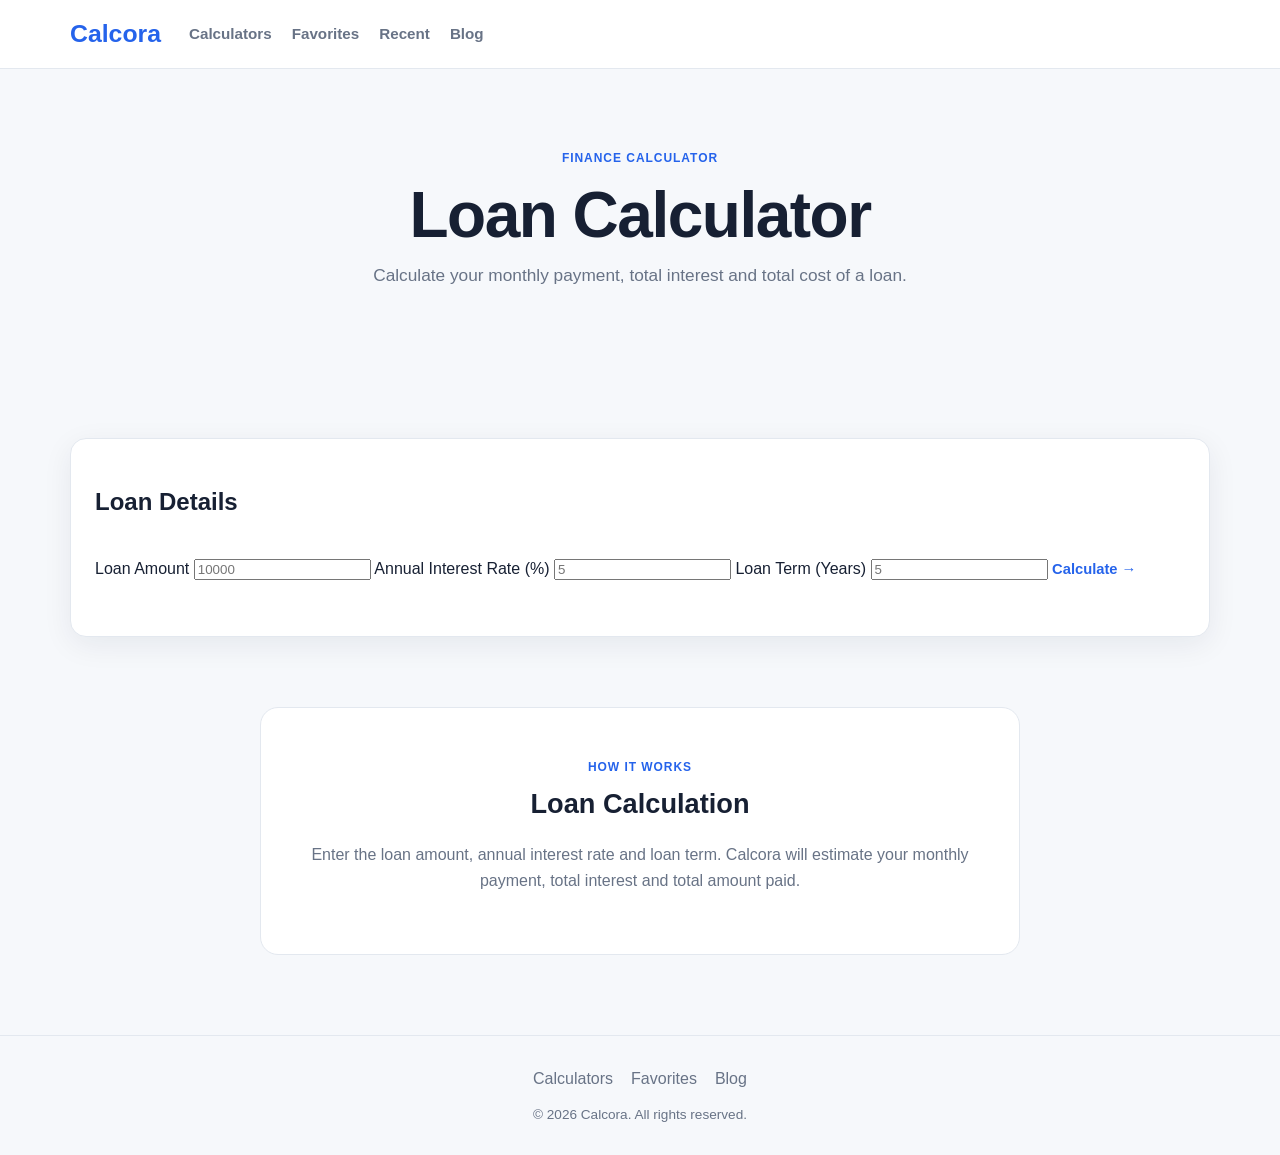
<file: calculators/loan.html>
<!DOCTYPE html>
<html lang="en">
<head>
  <meta charset="UTF-8">
  <meta name="viewport" content="width=device-width, initial-scale=1.0">
  <meta name="description" content="Free online loan calculator. Calculate monthly payments, total interest and total loan cost.">
  <title>Loan Calculator – Calcora</title>
  <link rel="stylesheet" href="../css/style.css">
</head>

<body>

<header class="site-header">
  <div class="header-inner">
    <a class="logo" href="../index.html">Calcora</a>

    <nav class="main-nav">
      <a href="../index.html">Calculators</a>
      <a href="../index.html#favorites">Favorites</a>
      <a href="../index.html#recent">Recent</a>
      <a href="../blog.html">Blog</a>
    </nav>
  </div>
</header>

<main>

  <section class="hero">
    <span class="hero-label">FINANCE CALCULATOR</span>

    <h1>Loan Calculator</h1>

    <p>
      Calculate your monthly payment, total interest and total cost of a loan.
    </p>
  </section>

  <section class="calculator-section">

    <div class="calculator-card">

      <h2>Loan Details</h2>

      <label for="amount">Loan Amount</label>
      <input id="amount" type="number" placeholder="10000" min="0">

      <label for="rate">Annual Interest Rate (%)</label>
      <input id="rate" type="number" placeholder="5" min="0" step="0.01">

      <label for="years">Loan Term (Years)</label>
      <input id="years" type="number" placeholder="5" min="1">

      <button
        type="button"
        class="calculator-link"
        onclick="calculateLoan()"
        style="border:0;background:none;cursor:pointer;padding:0;margin-top:20px;"
      >
        Calculate →
      </button>

      <div id="result" style="margin-top:30px;"></div>

    </div>

  </section>

  <section class="info-section">

    <span class="section-label">HOW IT WORKS</span>

    <h2>Loan Calculation</h2>

    <p>
      Enter the loan amount, annual interest rate and loan term.
      Calcora will estimate your monthly payment, total interest
      and total amount paid.
    </p>

  </section>

</main>

<footer class="site-footer">
  <div class="footer-links">
    <a href="../index.html">Calculators</a>
    <a href="../index.html#favorites">Favorites</a>
    <a href="../blog.html">Blog</a>
  </div>

  <p>© 2026 Calcora. All rights reserved.</p>
</footer>

<script>

function calculateLoan() {

  const amount = Number(document.getElementById("amount").value);
  const annualRate = Number(document.getElementById("rate").value);
  const years = Number(document.getElementById("years").value);

  if (!amount || !years || annualRate < 0) {
    document.getElementById("result").innerHTML =
      "<p>Please enter valid loan details.</p>";
    return;
  }

  const monthlyRate = annualRate / 100 / 12;
  const numberOfPayments = years * 12;

  let monthlyPayment;

  if (monthlyRate === 0) {
    monthlyPayment = amount / numberOfPayments;
  } else {
    monthlyPayment =
      amount *
      (
        monthlyRate *
        Math.pow(1 + monthlyRate, numberOfPayments)
      ) /
      (
        Math.pow(1 + monthlyRate, numberOfPayments) - 1
      );
  }

  const totalPaid = monthlyPayment * numberOfPayments;
  const totalInterest = totalPaid - amount;

  document.getElementById("result").innerHTML = `
    <h2>Results</h2>

    <p>
      <strong>Monthly Payment:</strong>
      ${monthlyPayment.toFixed(2)}
    </p>

    <p>
      <strong>Total Interest:</strong>
      ${totalInterest.toFixed(2)}
    </p>

    <p>
      <strong>Total Amount Paid:</strong>
      ${totalPaid.toFixed(2)}
    </p>
  `;
}

</script>

</body>
</html>
</file>
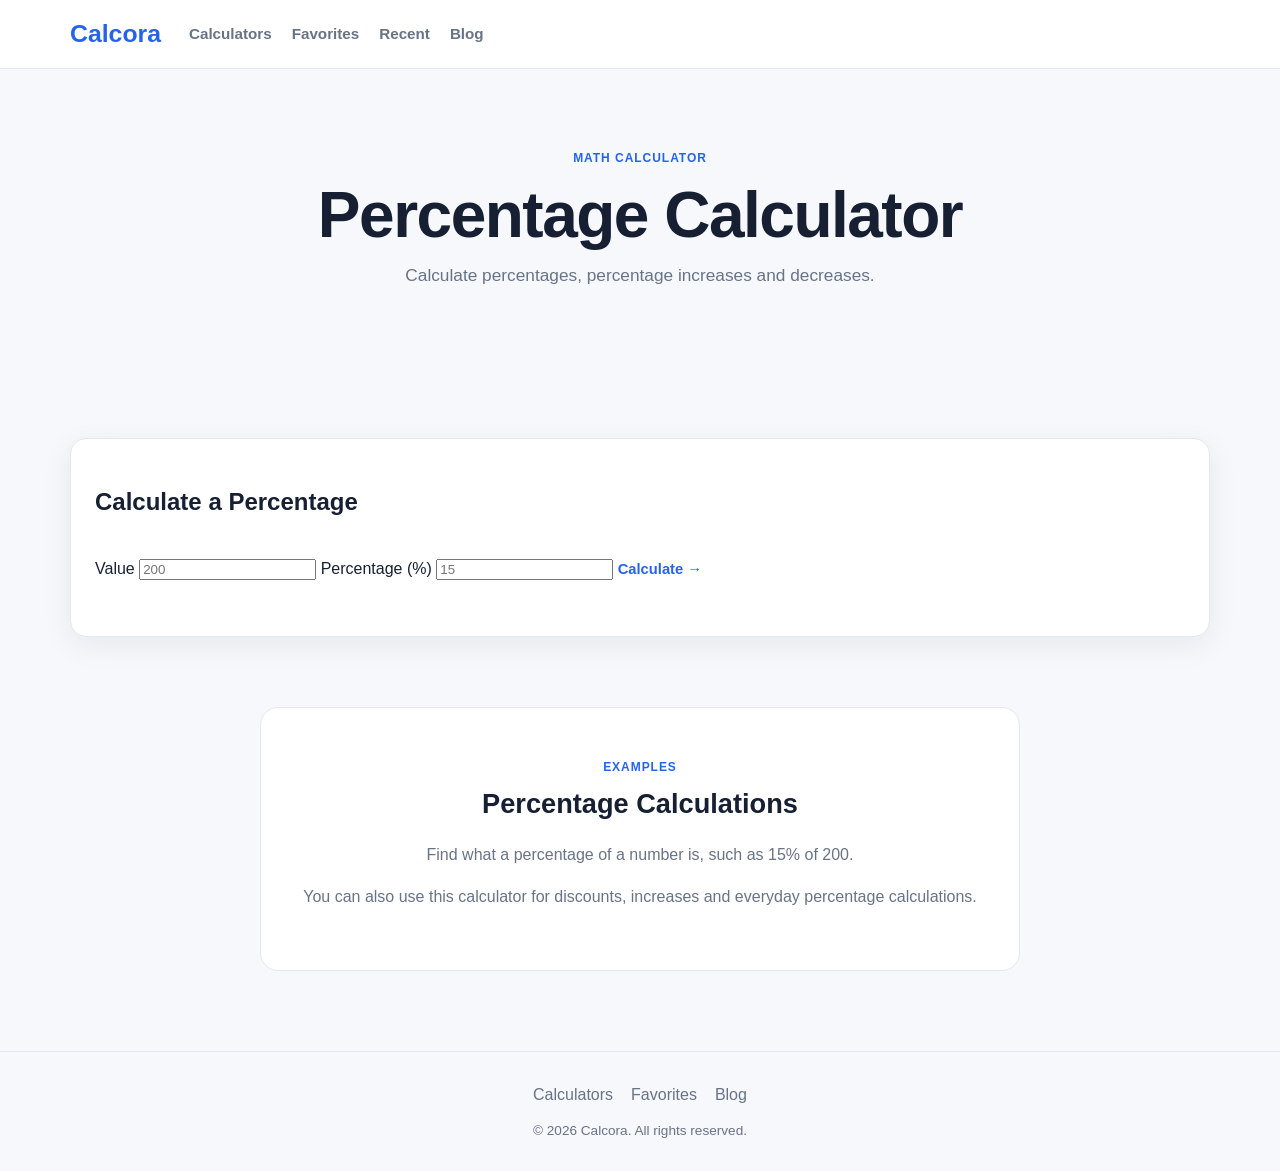
<file: calculators/percentage.html>
<!DOCTYPE html>
<html lang="en">
<head>
  <meta charset="UTF-8">
  <meta name="viewport" content="width=device-width, initial-scale=1.0">

  <meta name="description" content="Free percentage calculator. Calculate percentages, increases and decreases.">

  <title>Percentage Calculator – Calcora</title>

  <link rel="stylesheet" href="../css/style.css">
</head>

<body>

<header class="site-header">
  <div class="header-inner">

    <a class="logo" href="../index.html">Calcora</a>

    <nav class="main-nav">
      <a href="../index.html">Calculators</a>
      <a href="../index.html#favorites">Favorites</a>
      <a href="../index.html#recent">Recent</a>
      <a href="../blog.html">Blog</a>
    </nav>

  </div>
</header>

<main>

  <section class="hero">

    <span class="hero-label">MATH CALCULATOR</span>

    <h1>Percentage Calculator</h1>

    <p>
      Calculate percentages, percentage increases and decreases.
    </p>

  </section>

  <section class="calculator-section">

    <div class="calculator-card">

      <h2>Calculate a Percentage</h2>

      <label for="value">Value</label>
      <input id="value" type="number" placeholder="200">

      <label for="percentage">Percentage (%)</label>
      <input id="percentage" type="number" placeholder="15" step="0.01">

      <button
        type="button"
        class="calculator-link"
        onclick="calculatePercentage()"
        style="border:0;background:none;cursor:pointer;padding:0;margin-top:20px;"
      >
        Calculate →
      </button>

      <div id="result" style="margin-top:30px;"></div>

    </div>

  </section>

  <section class="info-section">

    <span class="section-label">EXAMPLES</span>

    <h2>Percentage Calculations</h2>

    <p>
      Find what a percentage of a number is,
      such as 15% of 200.
    </p>

    <p>
      You can also use this calculator for discounts,
      increases and everyday percentage calculations.
    </p>

  </section>

</main>

<footer class="site-footer">

  <div class="footer-links">
    <a href="../index.html">Calculators</a>
    <a href="../index.html#favorites">Favorites</a>
    <a href="../blog.html">Blog</a>
  </div>

  <p>© 2026 Calcora. All rights reserved.</p>

</footer>

<script>

function calculatePercentage() {

  const value =
    Number(document.getElementById("value").value);

  const percentage =
    Number(document.getElementById("percentage").value);

  const result =
    document.getElementById("result");

  if (
    !Number.isFinite(value) ||
    !Number.isFinite(percentage)
  ) {
    result.innerHTML =
      "<p>Please enter valid numbers.</p>";
    return;
  }

  const answer =
    value * (percentage / 100);

  result.innerHTML = `
    <h2>Result</h2>

    <p>
      <strong>${percentage}% of ${value} = ${answer.toFixed(2)}</strong>
    </p>
  `;
}

</script>

</body>
</html>
</file>
<file: css/style.css>
:root {
  --bg: #f6f8fb;
  --surface: #ffffff;
  --surface-2: #f0f4f8;
  --text: #172033;
  --muted: #687386;
  --border: #e3e8ef;
  --accent: #2563eb;
  --accent-dark: #1d4ed8;
  --shadow: 0 8px 30px rgba(20, 30, 50, 0.07);
}

* {
  box-sizing: border-box;
}

html {
  scroll-behavior: smooth;
}

body {
  margin: 0;
  background: var(--bg);
  color: var(--text);
  font-family: Arial, system-ui, sans-serif;
  line-height: 1.6;
  transition: background .25s, color .25s;
}

a {
  color: inherit;
  text-decoration: none;
}


/* Header */

.site-header {
  position: sticky;
  top: 0;
  z-index: 100;
  background: rgba(255,255,255,.94);
  border-bottom: 1px solid var(--border);
  backdrop-filter: blur(12px);
}

.header-inner {
  max-width: 1180px;
  margin: auto;
  padding: 14px 20px;
  display: flex;
  align-items: center;
  gap: 28px;
}

.logo {
  font-size: 1.55rem;
  font-weight: 800;
  color: var(--accent);
}

.main-nav {
  display: flex;
  align-items: center;
  gap: 20px;
  flex: 1;
}

.main-nav a {
  color: var(--muted);
  font-size: .95rem;
  font-weight: 600;
}

.main-nav a:hover {
  color: var(--accent);
}

.theme-button {
  border: 1px solid var(--border);
  background: var(--surface);
  color: var(--text);
  border-radius: 9px;
  padding: 9px 13px;
  cursor: pointer;
  font: inherit;
}


/* Main */

main {
  max-width: 1180px;
  margin: auto;
  padding: 0 20px 60px;
}


/* Hero */

.hero {
  text-align: center;
  padding: 75px 20px 65px;
  max-width: 850px;
  margin: auto;
}

.hero-label,
.section-label {
  display: inline-block;
  color: var(--accent);
  font-size: .75rem;
  font-weight: 800;
  letter-spacing: .08em;
}

.hero h1 {
  margin: 12px 0;
  font-size: clamp(2.2rem, 5vw, 4rem);
  line-height: 1.08;
  letter-spacing: -1.5px;
}

.hero p {
  max-width: 650px;
  margin: 0 auto 28px;
  color: var(--muted);
  font-size: 1.08rem;
}

.search-box {
  max-width: 620px;
  margin: auto;
}

.search-box input {
  width: 100%;
  padding: 16px 20px;
  border: 1px solid var(--border);
  border-radius: 13px;
  background: var(--surface);
  color: var(--text);
  font-size: 1rem;
  outline: none;
  box-shadow: var(--shadow);
}

.search-box input:focus {
  border-color: var(--accent);
}


/* Sections */

.calculator-section {
  margin: 55px 0;
}

.section-heading {
  display: flex;
  justify-content: space-between;
  align-items: end;
  margin-bottom: 20px;
}

.section-heading h2,
.info-section h2 {
  margin: 4px 0 0;
  font-size: 1.7rem;
}


/* Calculator cards */

.calculator-grid {
  display: grid;
  grid-template-columns: repeat(3, minmax(0, 1fr));
  gap: 18px;
}

.calculator-card {
  position: relative;
  background: var(--surface);
  border: 1px solid var(--border);
  border-radius: 16px;
  padding: 24px;
  box-shadow: var(--shadow);
  transition: transform .2s, border-color .2s, box-shadow .2s;
}

.calculator-card:hover {
  transform: translateY(-3px);
  border-color: #cbd5e1;
  box-shadow: 0 14px 35px rgba(20,30,50,.1);
}

.calculator-icon {
  width: 48px;
  height: 48px;
  display: grid;
  place-items: center;
  border-radius: 12px;
  background: var(--surface-2);
  font-size: 1.5rem;
  margin-bottom: 18px;
}

.calculator-card h3 {
  margin: 0 0 8px;
  font-size: 1.15rem;
}

.calculator-card p {
  margin: 0 0 20px;
  color: var(--muted);
  font-size: .92rem;
}

.calculator-link {
  display: inline-block;
  color: var(--accent);
  font-weight: 700;
  font-size: .92rem;
}

.calculator-link:hover {
  color: var(--accent-dark);
}


/* Favorite */

.favorite-button {
  position: absolute;
  top: 17px;
  right: 17px;
  width: 38px;
  height: 38px;
  border: 1px solid var(--border);
  border-radius: 10px;
  background: var(--surface);
  color: var(--muted);
  font-size: 1.25rem;
  cursor: pointer;
}

.favorite-button:hover {
  color: var(--accent);
  border-color: var(--accent);
}


/* Categories */

.category-grid {
  display: grid;
  grid-template-columns: repeat(5, minmax(0, 1fr));
  gap: 14px;
}

.category-card {
  background: var(--surface);
  border: 1px solid var(--border);
  border-radius: 14px;
  padding: 20px;
  transition: transform .2s, border-color .2s;
}

.category-card:hover {
  transform: translateY(-3px);
  border-color: var(--accent);
}

.category-card > span {
  font-size: 1.7rem;
}

.category-card h3 {
  margin: 12px 0 5px;
  font-size: 1rem;
}

.category-card p {
  margin: 0;
  color: var(--muted);
  font-size: .82rem;
}


/* Empty states */

.empty-message {
  grid-column: 1 / -1;
  margin: 0;
  padding: 25px;
  text-align: center;
  color: var(--muted);
  background: var(--surface);
  border: 1px dashed var(--border);
  border-radius: 14px;
}


/* About */

.info-section {
  margin: 70px auto 20px;
  max-width: 760px;
  text-align: center;
  padding: 45px 25px;
  background: var(--surface);
  border: 1px solid var(--border);
  border-radius: 18px;
}

.info-section p {
  color: var(--muted);
}


/* Footer */

.site-footer {
  border-top: 1px solid var(--border);
  padding: 30px 20px;
  text-align: center;
  color: var(--muted);
}

.footer-links {
  display: flex;
  justify-content: center;
  flex-wrap: wrap;
  gap: 18px;
  margin-bottom: 12px;
}

.footer-links a:hover {
  color: var(--accent);
}

.site-footer p {
  margin: 0;
  font-size: .85rem;
}


/* Dark mode */

body.dark-mode {
  --bg: #0d1117;
  --surface: #151b23;
  --surface-2: #1d2632;
  --text: #f1f5f9;
  --muted: #9aa6b5;
  --border: #283241;
  --accent: #60a5fa;
  --accent-dark: #93c5fd;
  --shadow: 0 8px 30px rgba(0,0,0,.2);
}

body.dark-mode .site-header {
  background: rgba(13,17,23,.94);
}


/* Mobile */

@media (max-width: 900px) {

  .calculator-grid {
    grid-template-columns: repeat(2, minmax(0, 1fr));
  }

  .category-grid {
    grid-template-columns: repeat(2, minmax(0, 1fr));
  }

}


@media (max-width: 650px) {

  .header-inner {
    padding: 12px 15px;
    gap: 14px;
    flex-wrap: wrap;
  }

  .main-nav {
    order: 3;
    width: 100%;
    overflow-x: auto;
    gap: 16px;
  }

  .theme-button {
    margin-left: auto;
  }

  main {
    padding: 0 14px 45px;
  }

  .hero {
    padding: 50px 8px 45px;
  }

  .hero h1 {
    font-size: 2.25rem;
  }

  .hero p {
    font-size: .95rem;
  }

  .calculator-grid,
  .category-grid {
    grid-template-columns: 1fr;
  }

  .calculator-card {
    padding: 21px;
  }

  .section-heading h2,
  .info-section h2 {
    font-size: 1.4rem;
  }

}
</file>
